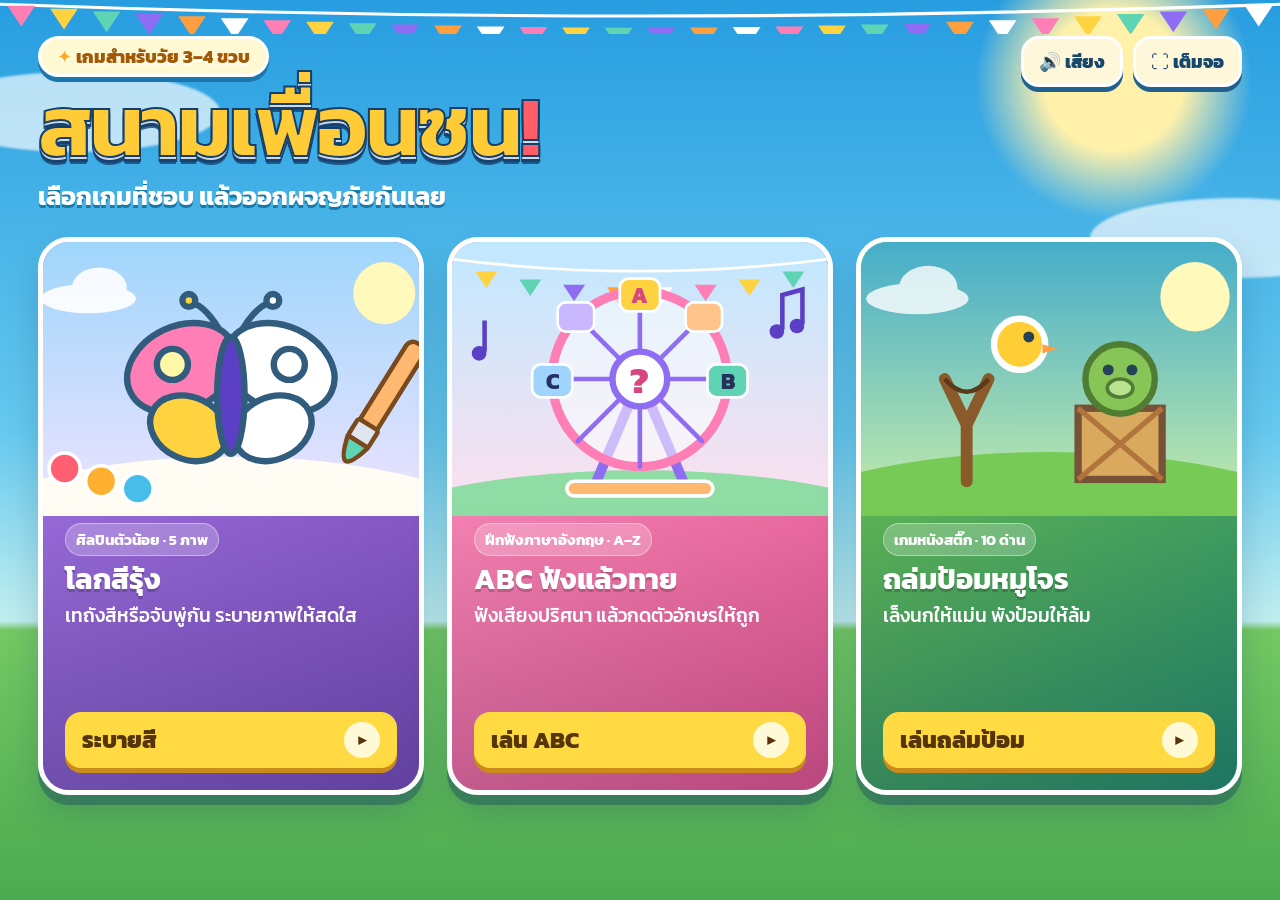
<file: index.html>
<!doctype html>
<html lang="th">
<head>
<meta charset="utf-8">
<meta name="viewport" content="width=device-width,initial-scale=1,viewport-fit=cover">
<meta name="theme-color" content="#2c9de3">
<meta name="description" content="สนามเพื่อนซน รวมเกมระบายสี ฟังเสียงทายตัวอักษร A–Z และเกมหนังสติ๊กสำหรับเด็ก">
<title>สนามเพื่อนซน · เกมสนุกสำหรับเด็ก</title>
<link rel="preconnect" href="https://fonts.googleapis.com">
<link rel="preconnect" href="https://fonts.gstatic.com" crossorigin>
<link href="https://fonts.googleapis.com/css2?family=Kanit:wght@400;500;600;700;800&display=swap" rel="stylesheet">
<style>
:root{font-family:Kanit,Tahoma,sans-serif;color:#153047;font-synthesis:none}
*{box-sizing:border-box}
html,body{margin:0;min-height:100%;width:100%;background:#6bc7ed}
button,a{font:inherit;-webkit-tap-highlight-color:transparent}
button{cursor:pointer}
button:focus-visible,a:focus-visible{outline:4px solid #fff;outline-offset:4px}
[hidden]{display:none!important}
.home{min-height:100vh;min-height:100svh;position:relative;overflow:hidden;
  background:radial-gradient(circle at 87% 9%,#fff1aa 0 5%,transparent 10%),linear-gradient(180deg,#279de0 0%,#66c9ef 48%,#c2eff0 69%,#74c963 70%,#4baa50 100%);
  padding:clamp(22px,4vh,40px) max(clamp(14px,3vw,40px),env(safe-area-inset-right)) clamp(20px,3vh,32px) max(clamp(14px,3vw,40px),env(safe-area-inset-left))}
.home:before,.home:after{content:"";position:absolute;width:290px;height:80px;border-radius:50%;background:rgba(255,255,255,.67);filter:blur(1px);pointer-events:none}
.home:before{top:8%;left:-70px}.home:after{top:22%;right:-100px}
.bunting{position:absolute;left:0;top:0;width:100%;height:34px;pointer-events:none}
.home-inner{position:relative;z-index:1;max-width:1320px;margin:auto}
.home-header{display:flex;align-items:center;justify-content:space-between;gap:24px;margin-bottom:clamp(14px,2.4vh,26px)}
.header-copy{text-shadow:0 3px 0 rgba(255,255,255,.8)}
.eyebrow{display:inline-block;background:#fff9d3;color:#a45a04;border:3px solid #fff;border-radius:999px;padding:4px 16px;font-size:clamp(14px,1.7vw,18px);font-weight:800;box-shadow:0 5px 0 #1c76ae}
.eyebrow-star{color:#fbaa21}
h1{margin:5px 0 0;font-size:clamp(42px,6.8vw,92px);line-height:1;letter-spacing:-.035em;color:#ffcc37;-webkit-text-stroke:2px #153f6b;filter:drop-shadow(0 5px 0 #154271)}
h1 span{color:#ff5e68}
.header-copy p{margin:8px 0 0;color:#fff;font-size:clamp(17px,2vw,25px);font-weight:700;text-shadow:0 3px 0 #1879a9}
.header-actions{display:flex;gap:10px;align-self:flex-start}
.icon-action{border:3px solid #fff;background:#fff7d9;color:#16476c;border-radius:18px;padding:9px 15px;box-shadow:0 5px 0 #21618f;font-weight:800;font-size:18px;white-space:nowrap}
.icon-action:active{transform:translateY(3px);box-shadow:0 2px 0 #21618f}
.games{display:grid;grid-template-columns:repeat(3,minmax(0,1fr));gap:clamp(12px,1.8vw,26px)}
.game-card{position:relative;display:flex;flex-direction:column;overflow:hidden;border:5px solid #fff;border-radius:31px;min-height:clamp(390px,62vh,580px);box-shadow:0 10px 0 rgba(19,66,97,.39),0 20px 35px rgba(19,66,97,.22);transition:transform .18s,box-shadow .18s}
.game-card:hover{transform:translateY(-5px);box-shadow:0 15px 0 rgba(19,66,97,.35),0 27px 38px rgba(19,66,97,.23)}
.color{background:linear-gradient(145deg,#a97bea,#7447b3)}
.abc{background:linear-gradient(145deg,#ff9ac6,#e0508a)}
.slingshot{background:linear-gradient(145deg,#79c84b,#238769)}
.card-art{display:block;width:100%;height:50%;min-height:190px}
.card-content{display:flex;flex:1;flex-direction:column;padding:clamp(15px,1.7vw,24px);color:#fff;background:linear-gradient(transparent,rgba(12,35,64,.18));margin-top:-14px}
.card-tag{align-self:flex-start;background:rgba(255,255,255,.22);border:1px solid rgba(255,255,255,.42);border-radius:999px;padding:4px 10px;color:#fff;font-size:clamp(13px,1.2vw,16px);font-weight:700}
.card-content h2{margin:7px 0 2px;font-size:clamp(22px,2.3vw,36px);line-height:1.13;text-shadow:0 3px 0 rgba(0,0,0,.19)}
.card-content p{font-size:clamp(15px,1.45vw,20px);line-height:1.35;margin:4px 0 18px;font-weight:500}
.card-play{display:flex;justify-content:space-between;align-items:center;width:100%;margin-top:auto;padding:10px 17px;border-radius:16px;background:#ffda43;box-shadow:0 5px 0 #ca8b1b;color:#57350b;text-decoration:none;font-weight:800;font-size:clamp(18px,1.8vw,25px)}
.card-play:active{transform:translateY(3px);box-shadow:0 2px 0 #ca8b1b}
.card-play span{display:grid;place-items:center;background:#fff9d7;width:36px;height:36px;border-radius:50%;font-size:15px}
@media(max-width:860px){.game-card{min-height:360px}.card-art{min-height:150px}}
@media(max-width:640px){
  .home-header{align-items:flex-start}.header-actions{flex-direction:column}.icon-action{font-size:15px;padding:7px 9px}.icon-action span{display:none}
  .games{gap:12px}.game-card{min-height:290px;border-width:3px;border-radius:20px}.card-art{height:42%;min-height:110px}
  .card-content{padding:11px}.card-tag{font-size:11px;padding:2px 7px}.card-content h2{font-size:20px}.card-content p{font-size:13px;margin:3px 0 10px}
  .card-play{font-size:15px;padding:7px 10px}.card-play span{width:26px;height:26px}
}
@media(max-width:640px) and (orientation:portrait){
  .games{grid-template-columns:1fr}
  .game-card{flex-direction:row;min-height:172px;height:172px}
  .card-art{width:38%;height:100%;min-height:0}
  .card-content{width:62%;margin-top:0}
  .card-content h2{font-size:19px}.card-content p{font-size:12.5px;line-height:1.25;margin-bottom:6px}.card-play{font-size:14px}.card-tag{font-size:10px}
}
@media(max-height:450px) and (orientation:landscape){
  .home{padding-top:14px}.home-header{margin-bottom:8px}.eyebrow{font-size:11px;padding:1px 8px}h1{font-size:40px}.header-copy p{font-size:14px;margin:1px 0}
  .game-card{min-height:250px}.card-art{min-height:100px;height:42%}.card-content{padding:9px}.card-tag{font-size:10px}
  .card-content h2{font-size:19px}.card-content p{font-size:12px;margin:2px 0 6px}.card-play{font-size:14px;padding:6px}.card-play span{width:23px;height:23px}
}
@media (prefers-reduced-motion:reduce){.game-card{transition:none}}
</style>
</head>
<body>
<main class="home">
  <svg class="bunting" viewBox="0 0 1200 34" preserveAspectRatio="xMidYMin slice" aria-hidden="true">
    <path d="M0 4 Q600 26 1200 4" fill="none" stroke="#fff" stroke-width="3"/>
    <g id="flags"></g>
  </svg>
  <div class="home-inner">
    <header class="home-header">
      <div class="header-copy">
        <div class="eyebrow"><span class="eyebrow-star">✦</span> เกมสำหรับวัย 3–4 ขวบ</div>
        <h1>สนามเพื่อนซน<span>!</span></h1>
        <p>เลือกเกมที่ชอบ แล้วออกผจญภัยกันเลย</p>
      </div>
      <div class="header-actions">
        <button id="soundToggle" class="icon-action" type="button" aria-label="ปิดเสียง">🔊 <span>เสียง</span></button>
        <button id="homeFullscreen" class="icon-action" type="button" aria-label="เต็มจอ">⛶ <span>เต็มจอ</span></button>
      </div>
    </header>

    <section class="games" aria-label="เลือกเกม">
      <article class="game-card color">
        <svg class="card-art" viewBox="0 0 480 300" preserveAspectRatio="xMidYMid slice" aria-hidden="true">
          <defs><linearGradient id="skyC" x1="0" y1="0" x2="0" y2="1"><stop offset="0" stop-color="#9fd6fb"/><stop offset="1" stop-color="#efe3ff"/></linearGradient></defs>
          <rect width="480" height="300" fill="url(#skyC)"/>
          <circle cx="408" cy="56" r="34" fill="#fff9bc"/>
          <g fill="#fff" opacity=".9"><ellipse cx="84" cy="62" rx="52" ry="16"/><ellipse cx="96" cy="50" rx="30" ry="22"/></g>
          <ellipse cx="240" cy="345" rx="330" ry="110" fill="#fffdf3"/>
          <g stroke="#315c7d" stroke-width="7" stroke-linejoin="round" stroke-linecap="round">
            <path d="M232 104 Q214 70 196 66 M248 104 Q266 70 284 66" fill="none"/>
            <circle cx="194" cy="64" r="7" fill="#ffd23f"/><circle cx="286" cy="64" r="7" fill="#fff"/>
            <ellipse cx="186" cy="138" rx="62" ry="46" transform="rotate(-25 186 138)" fill="#ff7eb6"/>
            <ellipse cx="194" cy="204" rx="44" ry="34" transform="rotate(25 194 204)" fill="#ffd23f"/>
            <ellipse cx="294" cy="138" rx="62" ry="46" transform="rotate(25 294 138)" fill="#fff"/>
            <ellipse cx="286" cy="204" rx="44" ry="34" transform="rotate(-25 286 204)" fill="#fff"/>
            <circle cx="176" cy="134" r="17" fill="#fff6a8"/><circle cx="304" cy="134" r="17" fill="#fff"/>
            <ellipse cx="240" cy="168" rx="15" ry="64" fill="#5b3fc4"/>
          </g>
          <g transform="rotate(32 392 196)">
            <rect x="382" y="96" width="22" height="112" rx="9" fill="#ffb870" stroke="#7a4a1f" stroke-width="5"/>
            <rect x="380" y="200" width="26" height="22" rx="3" fill="#dfe6ee" stroke="#7a4a1f" stroke-width="5"/>
            <path d="M380 222 Q393 272 406 222 Z" fill="#5fd4b5" stroke="#7a4a1f" stroke-width="5" stroke-linejoin="round"/>
          </g>
          <g stroke="#fff" stroke-width="4"><circle cx="58" cy="248" r="17" fill="#ff5f71"/><circle cx="98" cy="262" r="17" fill="#ffb02e"/><circle cx="138" cy="270" r="17" fill="#47beea"/></g>
        </svg>
        <div class="card-content">
          <span class="card-tag">ศิลปินตัวน้อย · 5 ภาพ</span>
          <h2>โลกสีรุ้ง</h2>
          <p>เทถังสีหรือจับพู่กัน ระบายภาพให้สดใส</p>
          <a class="card-play" href="coloring.html">ระบายสี <span aria-hidden="true">▶</span></a>
        </div>
      </article>

      <article class="game-card abc">
        <svg class="card-art" viewBox="0 0 480 300" preserveAspectRatio="xMidYMid slice" aria-hidden="true">
          <defs><linearGradient id="skyA" x1="0" y1="0" x2="0" y2="1"><stop offset="0" stop-color="#bfe8ff"/><stop offset="1" stop-color="#ffe0ee"/></linearGradient></defs>
          <rect width="480" height="300" fill="url(#skyA)"/>
          <path d="M0 14 Q240 50 480 14" fill="none" stroke="#fff" stroke-width="3"/>
          <g id="cardFlags"></g>
          <ellipse cx="240" cy="330" rx="320" ry="80" fill="#8fdca5"/>
          <path d="M240 150 L190 268 M240 150 L290 268" stroke="#8f6cf4" stroke-width="11" stroke-linecap="round"/>
          <rect x="160" y="262" width="160" height="16" rx="8" fill="#ffb870" stroke="#fff" stroke-width="4"/>
          <circle cx="240" cy="150" r="96" fill="rgba(255,255,255,.55)" stroke="#ff7eb6" stroke-width="10"/>
          <g stroke="#8f6cf4" stroke-width="5" stroke-linecap="round">
            <path d="M240 150 L336 150 M240 150 L144 150 M240 150 L240 54 M240 150 L240 246 M240 150 L308 82 M240 150 L172 218 M240 150 L172 82 M240 150 L308 218"/>
          </g>
          <g font-family="Kanit,Tahoma,sans-serif" font-weight="800" font-size="24" text-anchor="middle" stroke="#fff" stroke-width="3">
            <rect x="218" y="40" width="44" height="36" rx="10" fill="#ffd23f"/><text x="240" y="67" fill="#d9467f" stroke="none">A</text>
            <rect x="314" y="134" width="44" height="36" rx="10" fill="#5fd4b5"/><text x="336" y="161" fill="#27305a" stroke="none">B</text>
            <rect x="122" y="134" width="44" height="36" rx="10" fill="#9fd4ff"/><text x="144" y="161" fill="#27305a" stroke="none">C</text>
            <rect x="150" y="66" width="40" height="32" rx="9" fill="#c9b8ff"/>
            <rect x="290" y="66" width="40" height="32" rx="9" fill="#ffc48a"/>
          </g>
          <circle cx="240" cy="150" r="30" fill="#fff" stroke="#8f6cf4" stroke-width="7"/>
          <text x="240" y="165" text-anchor="middle" font-family="Kanit,Tahoma,sans-serif" font-size="40" font-weight="800" fill="#d9467f">?</text>
          <g fill="#5b3fc4"><path d="M396 96 v-38 l22 -6 v38" stroke="#5b3fc4" stroke-width="5" fill="none"/><circle cx="390" cy="98" r="8"/><circle cx="412" cy="92" r="8"/><path d="M70 120 v-34" stroke="#5b3fc4" stroke-width="5"/><circle cx="64" cy="122" r="8"/></g>
        </svg>
        <div class="card-content">
          <span class="card-tag">ฝึกฟังภาษาอังกฤษ · A–Z</span>
          <h2>ABC ฟังแล้วทาย</h2>
          <p>ฟังเสียงปริศนา แล้วกดตัวอักษรให้ถูก</p>
          <a class="card-play" href="abc.html">เล่น ABC <span aria-hidden="true">▶</span></a>
        </div>
      </article>

      <article class="game-card slingshot">
        <svg class="card-art" viewBox="0 0 480 300" preserveAspectRatio="xMidYMid slice" aria-hidden="true">
          <defs><linearGradient id="skyS" x1="0" y1="0" x2="0" y2="1"><stop offset="0" stop-color="#45adca"/><stop offset="1" stop-color="#c8edaa"/></linearGradient></defs>
          <rect width="480" height="300" fill="url(#skyS)"/>
          <circle cx="400" cy="60" r="38" fill="#fff9bc"/>
          <g fill="#fff" opacity=".8"><ellipse cx="96" cy="62" rx="56" ry="17"/><ellipse cx="108" cy="50" rx="32" ry="24"/></g>
          <ellipse cx="240" cy="330" rx="330" ry="100" fill="#77ca55"/>
          <path d="M150 262 L150 196 M150 200 L126 150 M150 200 L174 150" stroke="#8a5a2b" stroke-width="13" stroke-linecap="round" fill="none"/>
          <path d="M126 150 Q150 178 174 150" stroke="#5a3a1a" stroke-width="5" fill="none"/>
          <circle cx="208" cy="112" r="28" fill="#ffce37" stroke="#fff" stroke-width="7"/>
          <circle cx="218" cy="104" r="6" fill="#254257"/><path d="M233 112 l16 5 l-16 5 z" fill="#ff9f40"/>
          <rect x="272" y="182" width="92" height="78" fill="#d9aa5e" stroke="#775238" stroke-width="8"/>
          <path d="M272 182 L364 260 M364 182 L272 260" stroke="#b1743d" stroke-width="6"/>
          <circle cx="318" cy="150" r="38" fill="#87c557" stroke="#4f7d33" stroke-width="7"/>
          <g fill="#254257"><circle cx="305" cy="140" r="6"/><circle cx="331" cy="140" r="6"/></g>
          <ellipse cx="318" cy="160" rx="14" ry="10" fill="#b8e28f" stroke="#4f7d33" stroke-width="4"/>
        </svg>
        <div class="card-content">
          <span class="card-tag">เกมหนังสติ๊ก · 10 ด่าน</span>
          <h2>ถล่มป้อมหมูโจร</h2>
          <p>เล็งนกให้แม่น พังป้อมให้ล้ม</p>
          <a class="card-play" href="slingshot.html">เล่นถล่มป้อม <span aria-hidden="true">▶</span></a>
        </div>
      </article>
    </section>
  </div>
</main>
<script>
(() => {
  'use strict';
  const SOUND_KEY = 'playground-sound';
  const NS = 'http://www.w3.org/2000/svg';
  const cols = ['#ff7eb6', '#ffd23f', '#5fd4b5', '#8f6cf4', '#ff9f40', '#ffffff'];

  // ธงประดับแบบสวนสนุก (ด้านบนหน้า และในการ์ด ABC)
  function flags(g, count, width, top, sag, size) {
    for (let i = 0; i < count; i++) {
      const x = (i + 0.5) * width / count, t = x / width, y = top + sag * 4 * t * (1 - t);
      const p = document.createElementNS(NS, 'path');
      p.setAttribute('d', `M${x - size} ${y} L${x + size} ${y} L${x} ${y + size * 1.5} Z`);
      p.setAttribute('fill', cols[i % cols.length]);
      g.appendChild(p);
    }
  }
  flags(document.getElementById('flags'), 30, 1200, 4, 22, 13);
  flags(document.getElementById('cardFlags'), 10, 480, 14, 36, 12);

  // เสียง: บันทึกค่าไว้ให้เกมระบายสีและเกม ABC ใช้ร่วมกัน
  let soundOn = true, audio = null;
  try { soundOn = localStorage.getItem(SOUND_KEY) !== '0'; } catch (_) {}
  const btn = document.getElementById('soundToggle');
  const paint = () => {
    btn.innerHTML = soundOn ? '🔊 <span>เสียง</span>' : '🔇 <span>ปิดเสียง</span>';
    btn.setAttribute('aria-label', soundOn ? 'ปิดเสียง' : 'เปิดเสียง');
  };
  const beep = f => {
    if (!soundOn) return;
    try {
      audio = audio || new (window.AudioContext || window.webkitAudioContext)();
      const o = audio.createOscillator(), g = audio.createGain(), t = audio.currentTime;
      o.frequency.value = f; g.gain.setValueAtTime(0.08, t); g.gain.exponentialRampToValueAtTime(0.001, t + 0.15);
      o.connect(g); g.connect(audio.destination); o.start(t); o.stop(t + 0.16);
    } catch (_) {}
  };
  btn.addEventListener('click', () => {
    soundOn = !soundOn; paint(); beep(660);
    try { localStorage.setItem(SOUND_KEY, soundOn ? '1' : '0'); } catch (_) {}
  });
  paint();

  const fs = document.getElementById('homeFullscreen'), root = document.documentElement;
  if (!(root.requestFullscreen || root.webkitRequestFullscreen)) fs.hidden = true;
  fs.addEventListener('click', () => {
    const inFs = document.fullscreenElement || document.webkitFullscreenElement;
    if (inFs) (document.exitFullscreen || document.webkitExitFullscreen).call(document);
    else { const r = (root.requestFullscreen || root.webkitRequestFullscreen).call(root); if (r && r.catch) r.catch(() => {}); }
  });
})();
</script>
</body>
</html>
</file>
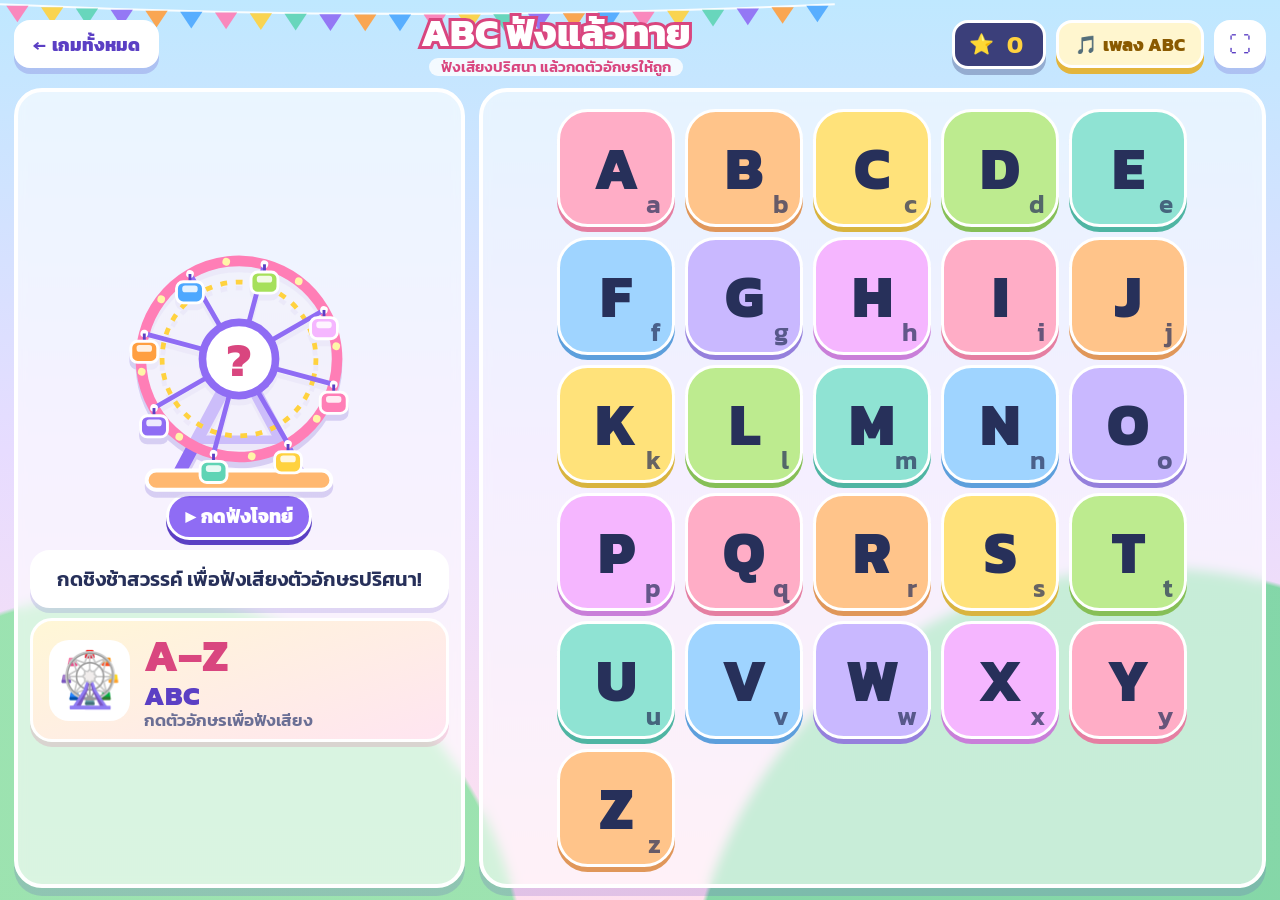
<file: abc.html>
<!doctype html>
<html lang="th">
<head>
<meta charset="utf-8">
<meta name="viewport" content="width=device-width,initial-scale=1,viewport-fit=cover">
<meta name="theme-color" content="#ff8fb8">
<meta name="description" content="ABC ฟังแล้วทาย เกมฟังเสียงตัวอักษรภาษาอังกฤษ A–Z สำหรับเด็ก">
<title>ABC ฟังแล้วทาย · เกมตัวอักษร A–Z</title>
<link rel="preconnect" href="https://fonts.googleapis.com">
<link rel="preconnect" href="https://fonts.gstatic.com" crossorigin>
<link href="https://fonts.googleapis.com/css2?family=Kanit:wght@400;600;800&display=swap" rel="stylesheet">
<style>
/* ============================================================
   ABC ฟังแล้วทาย · ธีมสวนสนุก (ไฟล์เดียวจบ)
   เสียงอ่าน: Web Speech API (en-US) · ดนตรี: Web Audio API
   ============================================================ */
:root{
  --ink:#27305a; --pink:#ff7eb6; --pink-d:#d9467f; --purple:#8f6cf4; --purple-d:#5b3fc4;
  --yellow:#ffd23f; --mint:#5fd4b5; --red:#ff5a5f; --green:#2dbe6c; --beat:.52s;
  --emoji:"Apple Color Emoji","Segoe UI Emoji","Noto Color Emoji",sans-serif;
  font-family:Kanit,Tahoma,sans-serif; color:var(--ink); font-synthesis:none;
}
*{box-sizing:border-box}
html,body{margin:0;height:100%;overflow:hidden}
body{
  background:
    radial-gradient(circle at 10% 110%,rgba(146,227,169,.9) 0 26%,transparent 26.3%),
    radial-gradient(circle at 90% 115%,rgba(120,214,160,.9) 0 30%,transparent 30.3%),
    linear-gradient(180deg,#bfe8ff 0%,#e7dcff 50%,#ffe0ee 100%);
  -webkit-user-select:none;user-select:none;overscroll-behavior:none;-webkit-touch-callout:none;
}
button,a{font:inherit;color:inherit;-webkit-tap-highlight-color:transparent}
button{cursor:pointer}
button:focus-visible,a:focus-visible{outline:4px solid #fff;outline-offset:3px}
[hidden]{display:none!important}
.bunting{position:fixed;left:0;right:0;top:0;height:32px;pointer-events:none;z-index:0;opacity:.9}
.t-short{display:none}

.app{position:relative;z-index:1;height:100vh;height:100dvh;display:flex;flex-direction:column;gap:12px;
  padding:max(12px,env(safe-area-inset-top)) max(14px,env(safe-area-inset-right)) max(12px,env(safe-area-inset-bottom)) max(14px,env(safe-area-inset-left))}
.topbar{display:flex;align-items:center;gap:10px}
.btn{display:inline-flex;align-items:center;justify-content:center;gap:6px;min-height:48px;padding:6px 16px;border:3px solid #fff;border-radius:16px;background:#fff;color:var(--purple-d);font-weight:800;font-size:18px;box-shadow:0 6px 0 rgba(91,63,196,.22);text-decoration:none;white-space:nowrap;transition:transform .12s}
.btn:active{transform:translateY(3px)}
.btn.icon{width:52px;padding:0;font-size:22px}
.btn.music{background:#fff6cf;color:#8a5a00;box-shadow:0 6px 0 #e3b53c}
.btn.music[aria-pressed=true]{background:linear-gradient(160deg,#ff9ac6,#ff6fa8);color:#fff;box-shadow:0 6px 0 var(--pink-d)}
.btn.music[aria-pressed=true] .note{display:inline-block;animation:bob var(--beat) ease-in-out infinite alternate}
.title{flex:1;min-width:0;display:flex;flex-direction:column;align-items:center;text-align:center;line-height:1.1}
.title strong{font-size:clamp(24px,3vw,38px);font-weight:800;color:#fff;-webkit-text-stroke:6px var(--pink-d);paint-order:stroke fill}
.title > span{margin-top:4px;font-size:15px;font-weight:600;color:var(--pink-d);background:rgba(255,255,255,.8);border-radius:999px;padding:1px 12px;white-space:nowrap;overflow:hidden;text-overflow:ellipsis;max-width:100%}
.score{display:flex;align-items:center;gap:6px;min-height:48px;padding:4px 14px;border:3px solid #fff;border-radius:16px;background:#3b3f7a;color:#fff;font-weight:800;font-size:20px;box-shadow:0 6px 0 rgba(59,63,122,.35)}
.score b{color:var(--yellow);font-size:24px;min-width:1.2em;text-align:center}
.score.pop{animation:pop .5s}

.main{flex:1;min-height:0;display:grid;grid-template-columns:minmax(260px,36%) minmax(0,1fr);gap:14px}
.stage{min-height:0;display:flex;flex-direction:column;align-items:center;justify-content:center;gap:10px;padding:12px;border:4px solid #fff;border-radius:28px;background:rgba(255,255,255,.62);-webkit-backdrop-filter:blur(6px);backdrop-filter:blur(6px);box-shadow:0 8px 0 rgba(91,63,196,.18)}
.info{display:flex;flex-direction:column;align-items:stretch;gap:10px;width:100%;min-width:0}
.wheel-btn{position:relative;flex:none;display:flex;flex-direction:column;align-items:center;gap:4px;padding:0;border:0;background:none}
.wheel-btn svg{display:block;width:clamp(120px,30vh,250px);height:auto;filter:drop-shadow(0 6px 0 rgba(91,63,196,.2))}
.wheel-btn:active svg{transform:scale(.97)}
.wheel-cap{margin-top:-6px;padding:6px 16px;border:3px solid #fff;border-radius:999px;background:var(--purple);color:#fff;font-weight:800;font-size:clamp(15px,1.6vw,19px);box-shadow:0 5px 0 var(--purple-d);white-space:nowrap}
.wheel-btn.ask .wheel-cap{animation:nudge 1.4s ease-in-out infinite}
.bubble{position:relative;padding:10px 16px;border:3px solid #fff;border-radius:20px;background:#fff;font-weight:600;font-size:clamp(15px,1.7vw,20px);line-height:1.35;text-align:center;box-shadow:0 5px 0 rgba(91,63,196,.16);min-height:2.9em;display:grid;place-items:center}
.bubble.good{background:#e3ffe9;color:#16733a}
.bubble.bad{background:#ffe6e6;color:#c02f35}
.bubble.bad strong{font-size:1.2em}
.card{display:flex;align-items:center;gap:14px;padding:10px 16px;border:3px solid #fff;border-radius:22px;background:linear-gradient(160deg,#fff7d6,#ffe5f1);box-shadow:0 5px 0 rgba(217,70,127,.18)}
.card.flip{animation:flip .45s}
.card-pic{flex:none;width:clamp(64px,9vh,96px);aspect-ratio:1;display:grid;place-items:center;border-radius:20px;background:#fff;font-family:var(--emoji);font-size:clamp(40px,6vh,64px);line-height:1}
.card-pic svg{width:85%;height:auto}
.card-text{min-width:0;display:flex;flex-direction:column;line-height:1.1}
.card-letter{font-size:clamp(30px,5vh,48px);font-weight:800;color:var(--pink-d)}
.card-word{font-size:clamp(20px,3vh,28px);font-weight:800;color:var(--purple-d)}
.card-th{font-size:clamp(14px,2vh,17px);font-weight:600;color:#6b6f95}
.next{width:100%;height:12px;border-radius:99px;background:rgba(91,63,196,.15);overflow:hidden}
.next i{display:block;height:100%;width:0;border-radius:99px;background:linear-gradient(90deg,var(--mint),var(--green))}

.keys-wrap{min-width:0;min-height:0;position:relative;padding:12px;border:4px solid #fff;border-radius:28px;background:rgba(255,255,255,.55);-webkit-backdrop-filter:blur(6px);backdrop-filter:blur(6px);box-shadow:0 8px 0 rgba(91,63,196,.18);display:grid}
.keys{display:grid;gap:10px;justify-content:center;align-content:center;--k:80px}
.key{position:relative;display:grid;place-items:center;width:var(--k);height:var(--k);padding:0;border:3px solid #fff;border-radius:calc(var(--k) * .26);background:var(--bg);color:var(--ink);box-shadow:0 5px 0 var(--sh);font-weight:800;font-size:calc(var(--k) * .5);line-height:1;transition:background .2s,transform .12s}
.key .low{position:absolute;right:calc(var(--k) * .1);bottom:calc(var(--k) * .06);font-size:calc(var(--k) * .22);font-weight:600;opacity:.7}
.key:active{transform:translateY(3px) scale(.97);box-shadow:0 2px 0 var(--sh)}
.key.wrong{background:var(--red);color:#fff;box-shadow:0 5px 0 #b3262b;animation:shake .45s}
.key.right{background:var(--green);color:#fff;box-shadow:0 5px 0 #1b8747;animation:pop .6s}
.key.hint{animation:glow 1s ease-in-out infinite}
.key.sing{box-shadow:0 0 0 5px #fff,0 0 26px 10px #ffe066;z-index:2}
body.dancing .key{animation:dance var(--beat) ease-in-out infinite alternate;animation-delay:calc(var(--i) * -.09s)}
body.dancing .key.wrong{animation:shake .45s}
body.dancing .key.right{animation:pop .6s}
.locked .key{pointer-events:none}

.notice{position:fixed;left:50%;top:max(12px,env(safe-area-inset-top));transform:translateX(-50%);z-index:30;width:min(560px,calc(100% - 24px));padding:10px 16px;border:3px solid #fff;border-radius:18px;background:#fff3c4;color:#6a4a00;font-weight:600;font-size:15px;text-align:center;box-shadow:0 6px 0 rgba(0,0,0,.12)}
.notice button{margin-left:8px;border:0;border-radius:10px;background:#8a5a00;color:#fff;padding:3px 10px;font-weight:700}
.confetti{position:fixed;left:0;top:0;width:12px;height:12px;border-radius:3px;pointer-events:none;z-index:40}

@keyframes dance{0%{transform:translateY(2px) rotate(-4deg) scale(.98)}100%{transform:translateY(-8px) rotate(4deg) scale(1.03)}}
@keyframes shake{0%,100%{transform:translateX(0)}20%{transform:translateX(-8px) rotate(-4deg)}40%{transform:translateX(8px) rotate(4deg)}60%{transform:translateX(-6px)}80%{transform:translateX(5px)}}
@keyframes pop{0%{transform:scale(1)}40%{transform:scale(1.22)}100%{transform:scale(1)}}
@keyframes glow{0%,100%{box-shadow:0 5px 0 var(--sh),0 0 0 0 rgba(255,210,63,.9)}50%{box-shadow:0 5px 0 var(--sh),0 0 0 10px rgba(255,210,63,.35)}}
@keyframes nudge{0%,100%{transform:scale(1)}50%{transform:scale(1.07)}}
@keyframes flip{0%{transform:rotateX(80deg);opacity:.2}100%{transform:none;opacity:1}}
@keyframes bob{from{transform:translateY(1px) rotate(-10deg)}to{transform:translateY(-3px) rotate(10deg)}}

/* ---------- จอแนวตั้ง ---------- */
@media (orientation:portrait){
  .main{grid-template-columns:minmax(0,1fr);grid-template-rows:auto minmax(0,1fr);gap:12px}
  .stage{flex-direction:row;align-items:center;padding:10px}
  .wheel-btn svg{width:clamp(110px,30vw,230px)}
  .info{flex:1}
}
@media (max-width:640px){
  .btn span:not(.note),.title > span{display:none}
  .btn{min-height:44px;padding:4px 10px}
  .btn.icon{width:44px}
  .score{min-height:44px;padding:2px 10px;font-size:17px}.score b{font-size:20px}
  .title strong{font-size:22px;-webkit-text-stroke-width:5px}
  .bubble{font-size:14px;padding:8px 10px}
  .card{padding:6px 10px;gap:10px}
  .keys{gap:7px}
}
/* ---------- จอแนวนอนเตี้ย ---------- */
@media (orientation:landscape) and (max-height:520px){
  .app{gap:8px;padding-top:max(6px,env(safe-area-inset-top));padding-bottom:max(6px,env(safe-area-inset-bottom))}
  .btn,.score{min-height:40px;font-size:15px;padding:3px 10px;border-width:2px}
  .btn span:not(.note),.title > span{display:none}
  .btn.icon{width:42px}
  .bunting{height:22px}
  .title strong{font-size:22px;-webkit-text-stroke-width:5px}
  .main{grid-template-columns:minmax(220px,34%) minmax(0,1fr);gap:8px}
  .stage{gap:6px;padding:6px;border-width:3px;border-radius:20px}
  .wheel-btn svg{width:clamp(90px,28vh,150px)}
  .wheel-cap{font-size:13px;padding:3px 10px}
  .bubble{font-size:13px;padding:5px 8px;min-height:0}
  .card{padding:4px 8px;gap:8px}
  .card-pic{width:52px;font-size:34px;border-radius:14px}
  .card-letter{font-size:24px}.card-word{font-size:17px}.card-th{font-size:12px}
  .keys-wrap{padding:6px;border-width:3px;border-radius:20px}
  .keys{gap:6px}
}
@media (max-width:480px){.t-long{display:none}.t-short{display:inline}}
@media (prefers-reduced-motion:reduce){body.dancing .key{animation:none}.wheel-btn.ask .wheel-cap{animation:none}}
</style>
</head>
<body>
<svg class="bunting" viewBox="0 0 1200 46" preserveAspectRatio="xMidYMin slice" aria-hidden="true">
  <path d="M0 6 Q600 34 1200 6" fill="none" stroke="#fff" stroke-width="3"/>
  <g id="flags"></g>
</svg>

<div class="app">
  <header class="topbar">
    <a class="btn" href="index.html" aria-label="กลับหน้ารวมเกม">←<span> เกมทั้งหมด</span></a>
    <div class="title"><strong><span class="t-long">ABC ฟังแล้วทาย</span><span class="t-short">ABC 🎡</span></strong><span>ฟังเสียงปริศนา แล้วกดตัวอักษรให้ถูก</span></div>
    <div class="score" aria-live="polite" title="คะแนน">⭐ <b id="score">0</b></div>
    <button type="button" class="btn music" id="musicBtn" aria-pressed="false" aria-label="เปิดเพลง ABC"><span class="note">🎵</span><span> เพลง ABC</span></button>
    <button type="button" class="btn icon" id="fsBtn" aria-label="เต็มจอ">⛶</button>
  </header>

  <main class="main">
    <section class="stage" aria-label="โจทย์">
      <button type="button" class="wheel-btn ask" id="wheelBtn" aria-label="กดเพื่อฟังตัวอักษรปริศนา">
        <svg viewBox="0 0 260 272" aria-hidden="true">
          <path d="M130 132 L66 252 M130 132 L194 252" stroke="#8f6cf4" stroke-width="13" stroke-linecap="round" fill="none"/>
          <path d="M92 214 L168 214" stroke="#8f6cf4" stroke-width="9" stroke-linecap="round"/>
          <rect x="34" y="246" width="192" height="20" rx="10" fill="#ffb870" stroke="#fff" stroke-width="4"/>
          <g id="wheelRot">
            <circle cx="130" cy="130" r="102" fill="rgba(255,255,255,.55)" stroke="#ff7eb6" stroke-width="11"/>
            <circle cx="130" cy="130" r="80" fill="none" stroke="#ffd23f" stroke-width="5" stroke-dasharray="7 9"/>
            <g id="spokes" stroke="#8f6cf4" stroke-width="5" stroke-linecap="round"></g>
            <g id="bulbs"></g>
          </g>
          <g id="cabins"></g>
          <circle cx="130" cy="130" r="38" fill="#fff" stroke="#8f6cf4" stroke-width="8"/>
          <text id="hubText" x="130" y="148" text-anchor="middle" font-family="Kanit,Tahoma,sans-serif" font-size="50" font-weight="800" fill="#d9467f">?</text>
        </svg>
        <span class="wheel-cap" id="wheelCap">▶ กดฟังโจทย์</span>
      </button>
      <div class="info">
        <div class="bubble" id="status" aria-live="polite">กดชิงช้าสวรรค์ เพื่อฟังเสียงตัวอักษรปริศนา!</div>
        <div class="card" id="card">
          <div class="card-pic" id="cardPic">🎡</div>
          <div class="card-text">
            <div class="card-letter" id="cardLetter">A–Z</div>
            <div class="card-word" id="cardWord">ABC</div>
            <div class="card-th" id="cardTh">กดตัวอักษรเพื่อฟังเสียง</div>
          </div>
        </div>
        <div class="next" id="next" hidden><i id="nextBar"></i></div>
      </div>
    </section>
    <section class="keys-wrap" aria-label="แป้นตัวอักษร A ถึง Z">
      <div class="keys" id="keys"></div>
    </section>
  </main>
</div>

<div class="notice" id="notice" hidden role="status"></div>

<script>
(() => {
  'use strict';

  /* ============================================================
     1) ข้อมูลคำศัพท์ A–Z (Phonics)
     ============================================================ */
  const XYLO = '<svg viewBox="0 0 120 90" aria-hidden="true"><g transform="rotate(-10 60 45)"><rect x="8" y="30" width="104" height="8" rx="4" fill="#8a5a2b"/><rect x="8" y="62" width="104" height="8" rx="4" fill="#8a5a2b"/><rect x="12" y="14" width="13" height="72" rx="4" fill="#ff5a5f"/><rect x="29" y="18" width="13" height="64" rx="4" fill="#ff9f40"/><rect x="46" y="22" width="13" height="56" rx="4" fill="#ffd23f"/><rect x="63" y="26" width="13" height="48" rx="4" fill="#2dbe6c"/><rect x="80" y="30" width="13" height="40" rx="4" fill="#4da8ff"/><rect x="97" y="34" width="13" height="32" rx="4" fill="#9b5de5"/></g><path d="M20 84 L58 60" stroke="#6b4a2b" stroke-width="4" stroke-linecap="round"/><circle cx="60" cy="58" r="7" fill="#ff7eb6"/></svg>';
  const WORDS = {
    A: ['Apple', '🍎', 'แอปเปิล'], B: ['Banana', '🍌', 'กล้วย'], C: ['Cat', '🐱', 'แมว'], D: ['Dog', '🐶', 'สุนัข'],
    E: ['Elephant', '🐘', 'ช้าง'], F: ['Fish', '🐟', 'ปลา'], G: ['Grapes', '🍇', 'องุ่น'], H: ['Hat', '🎩', 'หมวก'],
    I: ['Ice cream', '🍦', 'ไอศกรีม'], J: ['Juice', '🧃', 'น้ำผลไม้'], K: ['Kite', '🪁', 'ว่าว'], L: ['Lion', '🦁', 'สิงโต'],
    M: ['Monkey', '🐵', 'ลิง'], N: ['Nose', '👃', 'จมูก'], O: ['Orange', '🍊', 'ส้ม'], P: ['Pig', '🐷', 'หมู'],
    Q: ['Queen', '👸', 'ราชินี'], R: ['Rabbit', '🐰', 'กระต่าย'], S: ['Sun', '☀️', 'ดวงอาทิตย์'], T: ['Tree', '🌳', 'ต้นไม้'],
    U: ['Umbrella', '☂️', 'ร่ม'], V: ['Violin', '🎻', 'ไวโอลิน'], W: ['Whale', '🐳', 'ปลาวาฬ'], X: ['Xylophone', XYLO, 'ระนาดฝรั่ง'],
    Y: ['Yo-yo', '🪀', 'โยโย่'], Z: ['Zebra', '🦓', 'ม้าลาย']
  };
  const LETTERS = Object.keys(WORDS);
  const KEY_COLORS = [['#ffadc6', '#e57fa2'], ['#ffc48a', '#e0975a'], ['#ffe27a', '#d9b43f'], ['#bdeb8f', '#86bf57'], ['#8fe3d3', '#4fb5a3'], ['#9fd4ff', '#5d9fdc'], ['#c9b8ff', '#9580dc'], ['#f5b6ff', '#c97fd9']];
  const SOUND_KEY = 'playground-sound', BEST_KEY = 'abc-quiz-best';
  const $ = id => document.getElementById(id);

  /* ============================================================
     2) เสียงอ่านภาษาอังกฤษ (Web Speech API)
     ============================================================ */
  const Voice = {
    ok: 'speechSynthesis' in window && typeof window.SpeechSynthesisUtterance === 'function',
    voice: null, live: [],
    pick() {
      if (!this.ok) return;
      const all = speechSynthesis.getVoices();
      if (!all.length) return;
      const us = all.filter(v => /^en[-_]US/i.test(v.lang));
      const pref = ['Google US English', 'Samantha', 'Aria', 'Jenny', 'Ava', 'Allison', 'Zira'];
      this.voice = pref.map(n => us.find(v => v.name.includes(n))).find(Boolean) || us.find(v => v.localService) || us[0] || all.find(v => /^en/i.test(v.lang)) || null;
    },
    hasEnglish() { return this.ok && speechSynthesis.getVoices().some(v => /^en/i.test(v.lang)); },
    // คืนค่า Promise ที่จบเมื่ออ่านเสร็จ (มีเวลาสำรองกันเบราว์เซอร์ไม่ส่ง onend)
    say(text, { queue = false, rate = 0.85, pitch = 1.15 } = {}) {
      return new Promise(resolve => {
        if (!this.ok) { setTimeout(resolve, 600); return; }
        if (!queue) { speechSynthesis.cancel(); }
        if (speechSynthesis.paused) speechSynthesis.resume();
        const u = new SpeechSynthesisUtterance(text);
        u.lang = 'en-US'; if (this.voice) u.voice = this.voice;
        u.rate = rate; u.pitch = pitch; u.volume = 1;
        let done = false;
        const finish = () => {
          if (done) return; done = true; clearTimeout(timer);
          this.live = this.live.filter(x => x !== u);
          if (!speechSynthesis.speaking && !speechSynthesis.pending) Music.duck(false);
          resolve();
        };
        const timer = setTimeout(finish, 1800 + text.length * 140);
        u.onend = finish; u.onerror = finish;
        this.live.push(u);
        Music.duck(true);
        speechSynthesis.speak(u);
      });
    }
  };
  if (Voice.ok) {
    Voice.pick();
    speechSynthesis.addEventListener ? speechSynthesis.addEventListener('voiceschanged', () => Voice.pick()) : (speechSynthesis.onvoiceschanged = () => Voice.pick());
  }

  /* ============================================================
     3) ดนตรีเพลง ABC แบบกล่องดนตรีสวนสนุก (Web Audio API)
     ============================================================ */
  const HZ = { C3: 130.81, F3: 174.61, G3: 196.0, B3: 246.94, C4: 261.63, D4: 293.66, E4: 329.63, F4: 349.23, G4: 392.0, A4: 440.0, B4: 493.88, C5: 523.25, D5: 587.33, E5: 659.25, F5: 698.46, G5: 783.99, A5: 880.0 };
  // [โน้ต, จำนวนจังหวะ, ตัวอักษรที่ร้อง]
  const SONG = [
    ['C5', 1, 'A'], ['C5', 1, 'B'], ['G5', 1, 'C'], ['G5', 1, 'D'], ['A5', 1, 'E'], ['A5', 1, 'F'], ['G5', 2, 'G'],
    ['F5', 1, 'H'], ['F5', 1, 'I'], ['E5', 1, 'J'], ['E5', 1, 'K'], ['D5', 0.5, 'L'], ['D5', 0.5, 'M'], ['D5', 0.5, 'N'], ['D5', 0.5, 'O'], ['C5', 2, 'P'],
    ['G5', 1, 'Q'], ['G5', 1, 'R'], ['F5', 2, 'S'], ['E5', 1, 'T'], ['E5', 1, 'U'], ['D5', 2, 'V'],
    ['G5', 1, 'W'], ['G5', 1, 'W'], ['F5', 1, 'W'], ['F5', 1, 'X'], ['E5', 1, 'Y'], ['E5', 1, ''], ['D5', 2, 'Z'],
    ['C5', 1], ['C5', 1], ['G5', 1], ['G5', 1], ['A5', 1], ['A5', 1], ['G5', 2],
    ['F5', 1], ['F5', 1], ['E5', 1], ['E5', 1], ['D5', 1], ['D5', 1], ['C5', 2]
  ];
  const CHORD = { C: ['C3', ['E4', 'G4', 'C5']], F: ['F3', ['F4', 'A4', 'C5']], G: ['G3', ['D4', 'G4', 'B4']] };
  const HARMONY = 'CCFC FCGC CFCG CFCG CCFC FCGC'.replace(/ /g, '').split('');   // ทีละ 2 จังหวะ

  const Music = {
    ctx: null, master: null, on: false, timer: 0, beat: 60 / 116, t: 0, i: 0, ht: 0, hi: 0, pending: [], level: 0.28,
    ensure() {
      if (this.ctx) return this.ctx;
      const AC = window.AudioContext || window.webkitAudioContext;
      if (!AC) return null;
      this.ctx = new AC();
      this.master = this.ctx.createGain(); this.master.gain.value = this.level;
      this.master.connect(this.ctx.destination);
      return this.ctx;
    },
    note(freq, when, dur, vol, type = 'sine') {
      const c = this.ctx, o = c.createOscillator(), g = c.createGain();
      o.type = type; o.frequency.setValueAtTime(freq, when);
      g.gain.setValueAtTime(0.0001, when);
      g.gain.exponentialRampToValueAtTime(vol, when + 0.012);
      g.gain.exponentialRampToValueAtTime(0.0001, when + dur);
      o.connect(g); g.connect(this.master); o.start(when); o.stop(when + dur + 0.05);
    },
    start() {
      const c = this.ensure(); if (!c) return false;
      if (c.state === 'suspended') c.resume();
      this.on = true; this.i = 0; this.hi = 0;
      this.t = this.ht = c.currentTime + 0.1;
      document.documentElement.style.setProperty('--beat', this.beat.toFixed(3) + 's');
      document.body.classList.add('dancing');
      this.tick(); this.timer = setInterval(() => this.tick(), 25);
      return true;
    },
    stop() {
      this.on = false; clearInterval(this.timer);
      this.pending.forEach(clearTimeout); this.pending = [];
      document.body.classList.remove('dancing');
      document.querySelectorAll('.key.sing').forEach(k => k.classList.remove('sing'));
    },
    tick() {
      const c = this.ctx, ahead = c.currentTime + 0.15;
      while (this.t < ahead) {
        const [n, beats, letter] = SONG[this.i], dur = beats * this.beat;
        this.note(HZ[n], this.t, Math.max(0.35, dur * 1.1), 0.3, 'sine');
        this.note(HZ[n] * 2, this.t, 0.28, 0.07, 'triangle');
        if (letter) {
          const wait = Math.max(0, (this.t - c.currentTime) * 1000), hold = dur * 1000 * 0.9;
          const id = setTimeout(() => sing(letter, hold), wait);
          this.pending.push(id); if (this.pending.length > 40) this.pending.shift();
        }
        this.t += dur; this.i = (this.i + 1) % SONG.length;
      }
      while (this.ht < ahead) {
        const [bass, chord] = CHORD[HARMONY[this.hi]];
        this.note(HZ[bass], this.ht, this.beat * 0.9, 0.22, 'triangle');
        chord.forEach(n => this.note(HZ[n], this.ht + this.beat, this.beat * 0.6, 0.045, 'triangle'));
        this.ht += this.beat * 2; this.hi = (this.hi + 1) % HARMONY.length;
      }
    },
    duck(down) {
      if (!this.master) return;
      const g = this.master.gain, t = this.ctx.currentTime;
      g.cancelScheduledValues(t); g.setValueAtTime(g.value, t);
      g.linearRampToValueAtTime(down ? this.level * 0.3 : this.level, t + 0.15);
    }
  };

  /* ----- เสียงเอฟเฟกต์สั้น ๆ ----- */
  const Sfx = {
    on: (() => { try { return localStorage.getItem(SOUND_KEY) !== '0'; } catch (_) { return true; } })(),
    play(freqs, type = 'triangle', vol = 0.12, step = 0.09, dur = 0.16) {
      if (!this.on) return;
      const c = Music.ensure(); if (!c) return;
      if (c.state === 'suspended') c.resume();
      freqs.forEach((f, i) => {
        const t = c.currentTime + i * step, o = c.createOscillator(), g = c.createGain();
        o.type = type; o.frequency.setValueAtTime(f, t);
        g.gain.setValueAtTime(0.0001, t); g.gain.exponentialRampToValueAtTime(vol, t + 0.01); g.gain.exponentialRampToValueAtTime(0.0001, t + dur);
        o.connect(g); g.connect(c.destination); o.start(t); o.stop(t + dur + 0.02);
      });
    },
    ding() { this.play([784, 988, 1319]); },
    boop() { this.play([330, 247], 'sine', 0.14, 0.12, 0.2); },
    tap() { this.play([660], 'sine', 0.05, 0, 0.06); }
  };

  /* ============================================================
     4) ชิงช้าสวรรค์ (SVG หมุนด้วย requestAnimationFrame)
     ============================================================ */
  const NS = 'http://www.w3.org/2000/svg';
  const CABIN_COLORS = ['#ff7eb6', '#ffd23f', '#5fd4b5', '#8f6cf4', '#ff9f40', '#4da8ff', '#a6e05a', '#f5b6ff'];
  const cabins = [];
  (function buildWheel() {
    const spokes = $('spokes'), bulbs = $('bulbs'), cab = $('cabins');
    for (let i = 0; i < 8; i++) {
      const a = i * Math.PI / 4, l = document.createElementNS(NS, 'line');
      l.setAttribute('x1', 130); l.setAttribute('y1', 130);
      l.setAttribute('x2', 130 + Math.cos(a) * 100); l.setAttribute('y2', 130 + Math.sin(a) * 100);
      spokes.appendChild(l);
    }
    for (let i = 0; i < 16; i++) {
      const a = i * Math.PI / 8, c = document.createElementNS(NS, 'circle');
      c.setAttribute('cx', 130 + Math.cos(a) * 102); c.setAttribute('cy', 130 + Math.sin(a) * 102);
      c.setAttribute('r', 4); c.setAttribute('fill', i % 2 ? '#fff6a8' : '#ffffff');
      bulbs.appendChild(c);
    }
    for (let i = 0; i < 8; i++) {
      const g = document.createElementNS(NS, 'g');
      g.innerHTML = `<line x1="0" y1="0" x2="0" y2="9" stroke="#5b3fc4" stroke-width="3"/><rect x="-14" y="8" width="28" height="22" rx="7" fill="${CABIN_COLORS[i]}" stroke="#fff" stroke-width="3"/><rect x="-8" y="12" width="16" height="7" rx="3" fill="#fff" opacity=".85"/>`;
      cab.appendChild(g); cabins.push(g);
    }
  })();
  let angle = 0, speed = 14, lastT = performance.now();
  function spinWheel(now) {
    const dt = Math.min(0.05, (now - lastT) / 1000); lastT = now;
    speed += ((Music.on ? 40 : 14) - speed) * Math.min(1, dt * 1.6);
    angle = (angle + speed * dt) % 360;
    $('wheelRot').setAttribute('transform', `rotate(${angle.toFixed(2)} 130 130)`);
    cabins.forEach((g, i) => {
      const a = (angle + i * 45) * Math.PI / 180;
      g.setAttribute('transform', `translate(${(130 + Math.cos(a) * 102).toFixed(1)} ${(130 + Math.sin(a) * 102).toFixed(1)})`);
    });
    requestAnimationFrame(spinWheel);
  }
  requestAnimationFrame(spinWheel);
  const whirl = () => { speed = 240; };

  /* ============================================================
     5) แป้นตัวอักษร A–Z + จัดขนาดให้พอดีจอ
     ============================================================ */
  const keysEl = $('keys'), keyMap = {};
  LETTERS.forEach((L, i) => {
    const b = document.createElement('button');
    const [bg, sh] = KEY_COLORS[i % KEY_COLORS.length];
    b.type = 'button'; b.className = 'key'; b.dataset.letter = L;
    b.style.setProperty('--bg', bg); b.style.setProperty('--sh', sh); b.style.setProperty('--i', i);
    b.setAttribute('aria-label', `ตัว ${L}`);
    b.innerHTML = `<span>${L}</span><span class="low" aria-hidden="true">${L.toLowerCase()}</span>`;
    b.addEventListener('click', () => pressKey(L));
    keysEl.appendChild(b); keyMap[L] = b;
  });
  function fitKeys() {
    const wrap = keysEl.parentElement, cs = getComputedStyle(wrap);
    const w = wrap.clientWidth - parseFloat(cs.paddingLeft) - parseFloat(cs.paddingRight);
    const h = wrap.clientHeight - parseFloat(cs.paddingTop) - parseFloat(cs.paddingBottom);
    const gap = parseFloat(getComputedStyle(keysEl).columnGap) || 8;
    let best = { size: 0, cols: 7 };
    for (let cols = 4; cols <= 13; cols++) {
      const rows = Math.ceil(26 / cols);
      const size = Math.min((w - gap * (cols - 1)) / cols, (h - gap * (rows - 1) - 8) / rows);
      if (size > best.size) best = { size, cols };
    }
    const k = Math.max(34, Math.floor(Math.min(best.size, 140)));
    keysEl.style.gridTemplateColumns = `repeat(${best.cols}, ${k}px)`;
    keysEl.style.gridAutoRows = `${k}px`;
    keysEl.style.setProperty('--k', k + 'px');
  }
  if (window.ResizeObserver) new ResizeObserver(fitKeys).observe(keysEl.parentElement);
  window.addEventListener('resize', fitKeys);

  /* ============================================================
     6) กติกาเกม
     ============================================================ */
  const G = { target: null, last: null, bag: [], score: 0, wrongs: 0, locked: false, hintMode: false };
  try { G.best = +localStorage.getItem(BEST_KEY) || 0; } catch (_) { G.best = 0; }
  const statusEl = $('status'), wheelBtn = $('wheelBtn');

  function setStatus(html, tone = '') { statusEl.innerHTML = html; statusEl.className = 'bubble' + (tone ? ' ' + tone : ''); }
  function showCard(L) {
    const [word, pic, th] = WORDS[L];
    const cardPic = $('cardPic');
    if (pic.startsWith('<svg')) cardPic.innerHTML = pic; else cardPic.textContent = pic;
    $('cardLetter').textContent = `${L}${L.toLowerCase()}`;
    $('cardWord').textContent = word;
    $('cardTh').textContent = th;
    const card = $('card'); card.classList.remove('flip'); void card.offsetWidth; card.classList.add('flip');
  }
  function shuffle(a) { a = a.slice(); for (let i = a.length - 1; i > 0; i--) { const j = Math.floor(Math.random() * (i + 1)); [a[i], a[j]] = [a[j], a[i]]; } return a; }
  function drawLetter() {
    if (!G.bag.length) G.bag = shuffle(LETTERS);
    let L = G.bag.pop();
    if (L === G.last && G.bag.length) { G.bag.unshift(L); L = G.bag.pop(); }
    return (G.last = L);
  }
  function clearKeys() { Object.values(keyMap).forEach(k => k.classList.remove('wrong', 'right', 'hint')); }
  function setLocked(v) { G.locked = v; document.body.classList.toggle('locked', v); }

  function ask() {
    clearKeys(); setLocked(false);
    G.target = drawLetter(); G.wrongs = 0;
    $('next').hidden = true;
    wheelBtn.classList.remove('ask');
    $('wheelCap').textContent = '🔁 ฟังอีกครั้ง';
    $('hubText').textContent = G.hintMode ? G.target : '?';
    setStatus(G.hintMode ? '👀 หาตัวอักษรบนชิงช้าสวรรค์ให้เจอนะ!' : '👂 ฟังให้ดีนะ… เสียงนี้คือตัวอะไรเอ่ย?');
    whirl();
    speakTarget();
  }
  function speakTarget() { if (G.target) Voice.say(G.target, { rate: 0.8 }); }

  function pressKey(L) {
    if (G.locked) return;
    Sfx.tap();
    if (!G.target) {                                    // ยังไม่เริ่มโจทย์: กดเล่นฟังเสียงได้อิสระ
      Voice.say(L, { rate: 0.8 });
      showCard(L);
      keyMap[L].classList.remove('right'); void keyMap[L].offsetWidth;
      return;
    }
    if (L === G.target) correct(L); else wrong(L);
  }

  function correct(L) {
    setLocked(true);
    G.score++;
    $('score').textContent = G.score;
    const sc = document.querySelector('.score'); sc.classList.remove('pop'); void sc.offsetWidth; sc.classList.add('pop');
    if (G.score > G.best) { G.best = G.score; try { localStorage.setItem(BEST_KEY, String(G.best)); } catch (_) {} }
    keyMap[L].classList.remove('wrong', 'hint'); keyMap[L].classList.add('right');
    $('hubText').textContent = L;
    const [word] = WORDS[L];
    showCard(L);
    setStatus(`🎉 <strong>Correct!</strong> ${L} is for ${word}`, 'good');
    Sfx.ding(); confetti(keyMap[L]); whirl();
    const spoken = Voice.say(L, { rate: 0.8 }).then(() => null);
    const phrase = Voice.say(`Correct! ${L} is for ${word}.`, { queue: true, rate: 0.85 });
    // เปลี่ยนข้ออัตโนมัติใน 2 วินาที (ถ้ายังพูดไม่จบ จะรอให้พูดจบก่อนเพื่อไม่ตัดเสียง)
    const bar = $('nextBar'); $('next').hidden = false;
    if (bar.animate) bar.animate([{ width: '0%' }, { width: '100%' }], { duration: 2000, fill: 'forwards' });
    else bar.style.width = '100%';
    Promise.all([spoken, phrase, new Promise(r => setTimeout(r, 2000))]).then(() => { if (G.locked) ask(); });
  }

  function wrong(L) {
    G.wrongs++;
    const k = keyMap[L];
    k.classList.remove('wrong'); void k.offsetWidth; k.classList.add('wrong');
    Sfx.boop();
    Voice.say(L, { rate: 0.8 });
    Voice.say('Try again!', { queue: true });
    let msg = '<strong>Try Again!</strong> ยังไม่ใช่ ลองใหม่นะ 💪<br>กด 🔁 ฟังอีกครั้ง ได้เลย';
    if (G.wrongs >= 3) { keyMap[G.target].classList.add('hint'); msg = '<strong>Try Again!</strong> ดูปุ่มที่กระพริบสิ ✨'; }
    setStatus(msg, 'bad');
  }

  function sing(L, hold) {
    const k = keyMap[L]; if (!k || !Music.on) return;
    k.classList.add('sing');
    setTimeout(() => k.classList.remove('sing'), hold);
  }

  function confetti(from) {
    const r = from.getBoundingClientRect(), cx = r.left + r.width / 2, cy = r.top + r.height / 2;
    const colors = ['#ff7eb6', '#ffd23f', '#5fd4b5', '#8f6cf4', '#ff9f40', '#4da8ff'];
    for (let i = 0; i < 26; i++) {
      const p = document.createElement('i');
      p.className = 'confetti';
      p.style.background = colors[i % colors.length];
      document.body.appendChild(p);
      const a = Math.random() * Math.PI * 2, d = 60 + Math.random() * 120;
      const dx = Math.cos(a) * d, dy = Math.sin(a) * d - 60;
      if (p.animate) {
        p.animate([
          { transform: `translate(${cx}px, ${cy}px) rotate(0deg)`, opacity: 1 },
          { transform: `translate(${cx + dx}px, ${cy + dy + 140}px) rotate(${Math.random() * 720}deg)`, opacity: 0 }
        ], { duration: 900 + Math.random() * 500, easing: 'cubic-bezier(.2,.7,.4,1)' }).onfinish = () => p.remove();
      } else setTimeout(() => p.remove(), 50);
    }
  }

  /* ============================================================
     7) ปุ่มต่าง ๆ
     ============================================================ */
  wheelBtn.addEventListener('click', () => {
    if (G.locked) return;
    if (!G.target) ask(); else { speakTarget(); whirl(); }
  });

  const musicBtn = $('musicBtn');
  function setMusic(on) {
    if (on && !Music.start()) return;
    if (!on) Music.stop();
    musicBtn.setAttribute('aria-pressed', String(on));
    musicBtn.setAttribute('aria-label', on ? 'ปิดเพลง ABC' : 'เปิดเพลง ABC');
  }
  musicBtn.addEventListener('click', () => setMusic(!Music.on));
  document.addEventListener('visibilitychange', () => {
    if (document.visibilityState === 'hidden') { if (Music.on) setMusic(false); if (Voice.ok) speechSynthesis.cancel(); }
  });

  window.addEventListener('keydown', e => {
    if (e.ctrlKey || e.metaKey || e.altKey) return;
    const L = e.key.toUpperCase();
    if (/^[A-Z]$/.test(L)) { pressKey(L); keyMap[L].focus({ preventScroll: true }); }
    else if (e.key === ' ' || e.key === 'Enter') { if (document.activeElement === document.body) { e.preventDefault(); wheelBtn.click(); } }
  });

  const fsBtn = $('fsBtn'), root = document.documentElement;
  if (!(root.requestFullscreen || root.webkitRequestFullscreen)) fsBtn.hidden = true;
  fsBtn.addEventListener('click', () => {
    const inFs = document.fullscreenElement || document.webkitFullscreenElement;
    if (inFs) (document.exitFullscreen || document.webkitExitFullscreen).call(document);
    else { const r = (root.requestFullscreen || root.webkitRequestFullscreen).call(root); if (r && r.catch) r.catch(() => {}); }
  });

  // ธงประดับด้านบน
  (function flags() {
    const g = $('flags'), cols = ['#ff7eb6', '#ffd23f', '#5fd4b5', '#8f6cf4', '#ff9f40', '#4da8ff'];
    for (let i = 0; i < 24; i++) {
      const x = 25 + i * 50, t = x / 1200, y = 6 + 28 * 4 * t * (1 - t) * 0.5 + 1;
      const p = document.createElementNS(NS, 'path');
      p.setAttribute('d', `M${x - 16} ${y} L${x + 16} ${y} L${x} ${y + 24} Z`);
      p.setAttribute('fill', cols[i % cols.length]);
      g.appendChild(p);
    }
  })();

  // ถ้าอุปกรณ์ไม่มีเสียงอ่านภาษาอังกฤษ ให้แสดงตัวอักษรบนชิงช้าสวรรค์แทน
  function noVoice(msg) {
    G.hintMode = true;
    const n = $('notice');
    n.innerHTML = `${msg} <button type="button">ตกลง</button>`;
    n.hidden = false;
    n.querySelector('button').addEventListener('click', () => { n.hidden = true; });
    if (G.target) $('hubText').textContent = G.target;
  }
  if (!Voice.ok) noVoice('🔇 เบราว์เซอร์นี้อ่านออกเสียงไม่ได้ จะแสดงตัวอักษรให้ดูแทน (แนะนำเปิดด้วย Chrome หรือ Safari)');
  else setTimeout(() => { if (!Voice.hasEnglish()) noVoice('🔇 ไม่พบเสียงภาษาอังกฤษในเครื่อง จะแสดงตัวอักษรให้ดูแทน (แนะนำเปิดด้วย Chrome หรือ Safari)'); }, 2500);

  fitKeys();
})();
</script>
</body>
</html>
</file>
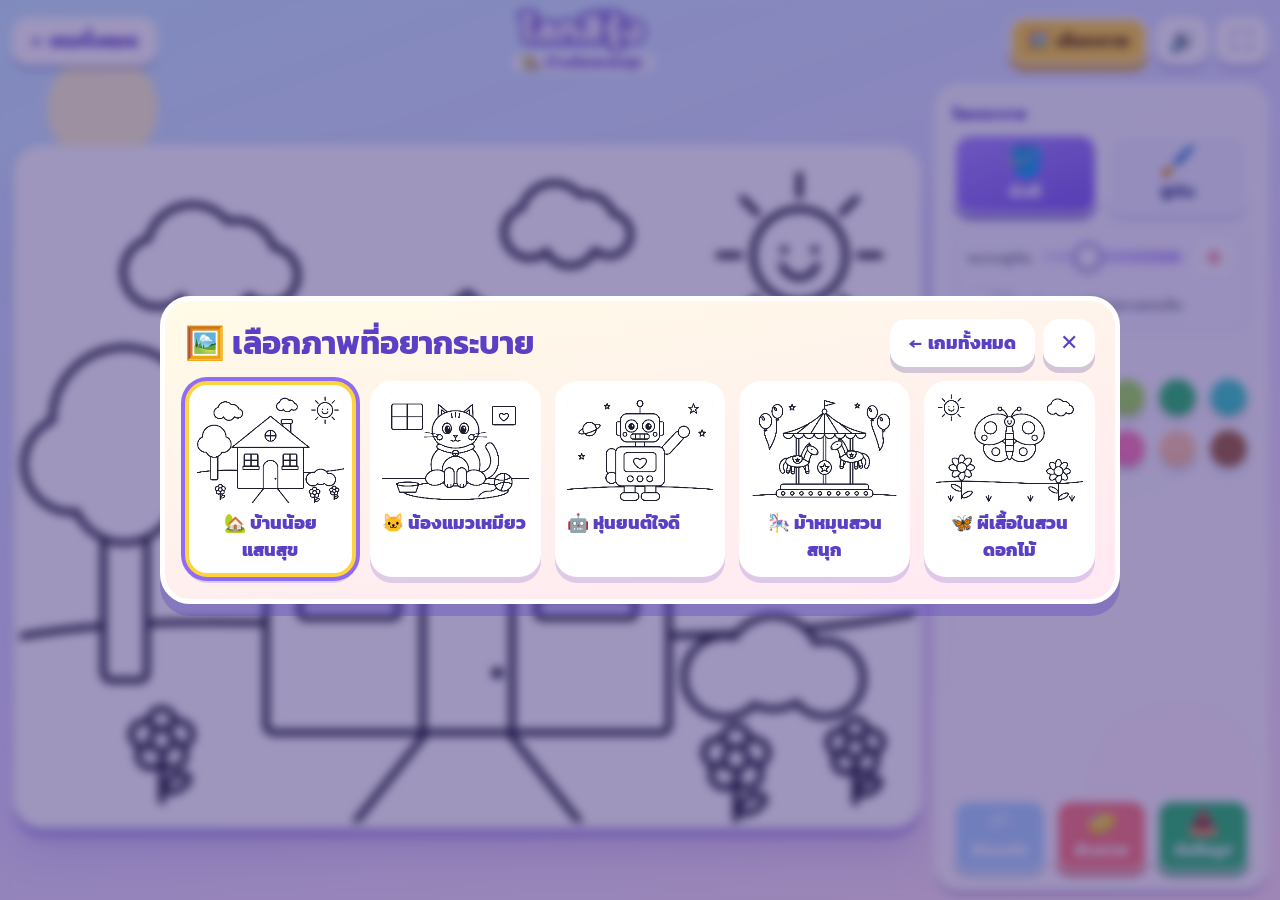
<file: coloring.html>
<!doctype html>
<html lang="th">
<head>
<meta charset="utf-8">
<meta name="viewport" content="width=device-width,initial-scale=1,viewport-fit=cover">
<meta name="theme-color" content="#8f6cf4">
<meta name="description" content="โลกสีรุ้ง เกมระบายสีสำหรับเด็ก เทสีด้วยถังสีหรือระบายด้วยพู่กัน">
<title>โลกสีรุ้ง · เกมระบายสี</title>
<link rel="preconnect" href="https://fonts.googleapis.com">
<link rel="preconnect" href="https://fonts.gstatic.com" crossorigin>
<link href="https://fonts.googleapis.com/css2?family=Kanit:wght@400;600;800&display=swap" rel="stylesheet">
<style>
/* ============================================================
   โลกสีรุ้ง · เกมระบายสี (ไฟล์เดียวจบ)
   โครงสร้าง: CSS → HTML → JavaScript
   ภาพใช้ Canvas 2 ชั้น: #paint (ชั้นสี) อยู่ล่าง, #lines (เส้นขอบดำ) อยู่บนสุดเสมอ
   ============================================================ */
:root{
  --ink:#1f2a44; --purple:#8f6cf4; --purple-d:#5b3fc4; --yellow:#ffd23f;
  --current:#ff4f5e; --custom:#ffffff;
  --shadow:0 6px 0 rgba(58,40,140,.22);
  font-family:Kanit,Tahoma,sans-serif; color:var(--ink); font-synthesis:none;
}
*{box-sizing:border-box}
html,body{margin:0;height:100%;overflow:hidden}
body{
  background:
    radial-gradient(circle at 8% 12%,rgba(255,246,201,.95) 0 55px,transparent 56px),
    radial-gradient(circle at 92% 88%,rgba(255,214,236,.8) 0 90px,transparent 91px),
    linear-gradient(160deg,#c9ecff 0%,#e6dcff 55%,#ffe3f1 100%);
  -webkit-user-select:none;user-select:none;overscroll-behavior:none;-webkit-touch-callout:none;
}
button,input,a{font:inherit;color:inherit;-webkit-tap-highlight-color:transparent}
button{cursor:pointer}
button:focus-visible,a:focus-visible,input:focus-visible+.switch{outline:4px solid #fff;outline-offset:3px}
[hidden]{display:none!important}

/* ---------- โครงหน้าจอ ---------- */
.app{
  height:100vh;height:100dvh;display:grid;gap:12px;
  grid-template-columns:minmax(0,1fr) clamp(260px,26vw,340px);
  grid-template-rows:auto minmax(0,1fr);
  grid-template-areas:"top top" "stage panel";
  padding:max(10px,env(safe-area-inset-top)) max(12px,env(safe-area-inset-right)) max(10px,env(safe-area-inset-bottom)) max(12px,env(safe-area-inset-left));
}
.topbar{grid-area:top;display:flex;align-items:center;gap:10px;min-width:0}
.top-actions{display:flex;gap:8px}
.btn{display:inline-flex;align-items:center;justify-content:center;gap:6px;min-height:48px;padding:6px 16px;border:3px solid #fff;border-radius:16px;background:#fff;color:var(--purple-d);font-weight:800;font-size:18px;box-shadow:var(--shadow);text-decoration:none;white-space:nowrap;transition:transform .12s,box-shadow .12s}
.btn:active{transform:translateY(3px);box-shadow:0 3px 0 rgba(58,40,140,.22)}
.btn.icon{width:52px;padding:0;font-size:22px}
.btn.gallery{background:var(--yellow);color:#6a4200;box-shadow:0 6px 0 #d19a12}
.btn.gallery:active{box-shadow:0 3px 0 #d19a12}
.title{flex:1;min-width:0;display:flex;flex-direction:column;align-items:center;line-height:1.1;text-align:center}
.title strong{font-size:clamp(24px,2.8vw,36px);font-weight:800;color:#fff;-webkit-text-stroke:6px var(--purple-d);paint-order:stroke fill;letter-spacing:.01em}
.title span{margin-top:4px;font-size:15px;font-weight:600;color:var(--purple-d);background:rgba(255,255,255,.8);border-radius:999px;padding:1px 12px;max-width:100%;overflow:hidden;text-overflow:ellipsis;white-space:nowrap}

/* ---------- พื้นที่วาด ---------- */
.stage-wrap{grid-area:stage;min-width:0;min-height:0;display:grid;place-items:center;padding:8px}
.stage{position:relative;width:640px;height:480px;border-radius:22px;background:#fff;overflow:hidden;touch-action:none;cursor:crosshair;
  box-shadow:0 0 0 6px #fff,0 10px 0 6px rgba(91,63,196,.28),0 24px 40px rgba(91,63,196,.22)}
.stage.brush-mode{cursor:none}
.stage canvas{position:absolute;inset:0;width:100%;height:100%;display:block}
#lines{pointer-events:none}
.cursor{position:absolute;left:0;top:0;border-radius:50%;border:2px solid rgba(31,42,68,.85);box-shadow:0 0 0 2px rgba(255,255,255,.9);pointer-events:none;transform:translate(-50%,-50%);display:none}
.hint{position:absolute;left:50%;bottom:12px;transform:translate(-50%,8px);opacity:0;padding:6px 16px;border-radius:999px;background:rgba(31,42,68,.86);color:#fff;font-size:clamp(13px,1.5vw,17px);font-weight:600;white-space:nowrap;pointer-events:none;transition:.3s}
.hint.show{opacity:1;transform:translate(-50%,0)}

/* ---------- แผงเครื่องมือ ---------- */
.panel{grid-area:panel;min-height:0;overflow:auto;display:flex;flex-direction:column;gap:14px;padding:14px;border:4px solid #fff;border-radius:24px;background:rgba(255,255,255,.74);-webkit-backdrop-filter:blur(6px);backdrop-filter:blur(6px);box-shadow:var(--shadow)}
.sec{display:flex;flex-direction:column;gap:8px}
.sec-title{margin:0;font-size:15px;font-weight:800;color:var(--purple-d)}
.modes{display:grid;grid-template-columns:1fr 1fr;gap:8px}
.mode{display:flex;flex-direction:column;align-items:center;padding:8px 6px;border:3px solid #fff;border-radius:18px;background:#eef0ff;font-weight:800;font-size:17px;color:#46508a;box-shadow:0 4px 0 #c3c9f0;transition:transform .12s}
.mode .ico{font-size:30px;line-height:1.15}
.mode[aria-pressed=true]{background:linear-gradient(160deg,#a78dff,#7b5cf0);color:#fff;box-shadow:0 4px 0 #4d33ad}
.mode:active{transform:translateY(2px)}
.brush-box{display:flex;flex-direction:column;gap:10px;padding:10px 12px;border-radius:16px;background:#f5f2ff;border:2px dashed #d6ccff;transition:opacity .2s}
.brush-box.dim{opacity:.55}
.size-row{display:flex;align-items:center;gap:10px}
.size-row label{font-size:15px;font-weight:600;white-space:nowrap}
.size-dot{width:44px;height:44px;flex:none;display:grid;place-items:center;border-radius:12px;background:#fff;box-shadow:inset 0 0 0 2px #e6e0ff}
.size-dot i{display:block;border-radius:50%;background:var(--current);box-shadow:0 0 0 2px rgba(0,0,0,.12)}
input[type=range]{-webkit-appearance:none;appearance:none;flex:1;width:60px;min-width:60px;height:34px;background:transparent;margin:0}
input[type=range]::-webkit-slider-runnable-track{height:12px;border-radius:99px;background:linear-gradient(90deg,#d8ceff,#8f6cf4)}
input[type=range]::-moz-range-track{height:12px;border-radius:99px;background:linear-gradient(90deg,#d8ceff,#8f6cf4)}
input[type=range]::-webkit-slider-thumb{-webkit-appearance:none;width:30px;height:30px;margin-top:-9px;border-radius:50%;background:#fff;border:4px solid var(--purple-d);box-shadow:0 3px 0 rgba(0,0,0,.2)}
input[type=range]::-moz-range-thumb{width:24px;height:24px;border-radius:50%;background:#fff;border:4px solid var(--purple-d)}
.guard{display:flex;align-items:center;gap:10px;font-size:15px;font-weight:600;cursor:pointer}
.guard input{position:absolute;opacity:0;width:1px;height:1px}
.switch{position:relative;flex:none;width:52px;height:30px;border-radius:99px;background:#cfd3e8;transition:.2s}
.switch:after{content:"";position:absolute;top:3px;left:3px;width:24px;height:24px;border-radius:50%;background:#fff;box-shadow:0 2px 3px rgba(0,0,0,.25);transition:.2s}
.guard input:checked+.switch{background:#2dbe6c}
.guard input:checked+.switch:after{left:25px}
.short{display:none}
.palette{display:grid;grid-template-columns:repeat(auto-fill,minmax(40px,1fr));gap:8px}
.swatch{position:relative;aspect-ratio:1;width:100%;border-radius:50%;border:3px solid #fff;padding:0;box-shadow:0 3px 0 rgba(0,0,0,.18),inset 0 -5px 0 rgba(0,0,0,.1);transition:transform .12s}
.swatch.white{border-color:#dcdff0}
.swatch[aria-pressed=true]{transform:scale(1.14);box-shadow:0 0 0 4px var(--purple),0 3px 0 rgba(0,0,0,.18)}
.swatch.custom{background:conic-gradient(#ff4f5e,#ffd23f,#2dbe6c,#3ccfc4,#3d5afe,#9b5de5,#ff7eb6,#ff4f5e)}
.swatch.custom i{position:absolute;inset:7px;border-radius:50%;background:var(--custom);border:2px solid #fff;display:grid;place-items:center;font-style:normal;font-size:15px;font-weight:800;color:#5b3fc4}
.swatch.custom input{position:absolute;inset:0;width:100%;height:100%;opacity:0;border:0;padding:0;cursor:pointer}
.actions{display:grid;grid-template-columns:repeat(3,1fr);gap:8px;margin-top:auto}
.act{display:flex;flex-direction:column;align-items:center;gap:2px;padding:8px 4px;border:3px solid #fff;border-radius:16px;font-weight:800;font-size:15px;color:#fff;transition:transform .12s}
.act .ico{font-size:24px;line-height:1.1}
.act:active{transform:translateY(3px)}
.act.undo{background:#4da8ff;box-shadow:0 4px 0 #2c73bd}
.act.clear{background:#ff7a7a;box-shadow:0 4px 0 #c94747}
.act.save{background:#2dbe6c;box-shadow:0 4px 0 #1b8747}
.act:disabled{opacity:.45;cursor:default;transform:none}

/* ---------- หน้าต่างลอย ---------- */
.modal{position:fixed;inset:0;z-index:20;display:grid;place-items:center;padding:16px;background:rgba(40,24,110,.45);-webkit-backdrop-filter:blur(5px);backdrop-filter:blur(5px)}
.sheet{width:min(960px,100%);max-height:100%;overflow:auto;border:5px solid #fff;border-radius:30px;background:linear-gradient(170deg,#fffbe6,#ffe8f4);box-shadow:0 12px 0 rgba(91,63,196,.35);padding:18px 20px 22px}
.sheet.small{width:min(520px,100%);text-align:center}
.sheet-head{display:flex;align-items:center;justify-content:space-between;gap:12px;margin-bottom:14px}
.sheet h2{margin:0;font-size:clamp(22px,3vw,32px);color:var(--purple-d);line-height:1.2}
.pics{display:grid;grid-template-columns:repeat(auto-fill,minmax(170px,1fr));gap:14px}
.pic{display:flex;flex-direction:column;gap:6px;padding:8px 8px 10px;border:4px solid #fff;border-radius:22px;background:#fff;box-shadow:0 6px 0 rgba(91,63,196,.2);font-weight:800;font-size:18px;color:var(--purple-d);transition:transform .15s}
.pic:hover{transform:translateY(-3px)}
.pic canvas{width:100%;aspect-ratio:4/3;height:auto;border-radius:14px;background:#fff;box-shadow:inset 0 0 0 2px #eee}
.pic[aria-current=true]{border-color:var(--yellow);box-shadow:0 0 0 4px var(--purple),0 6px 0 rgba(91,63,196,.2)}
.saved img{display:block;width:100%;margin:12px 0;border-radius:18px;border:4px solid #fff;box-shadow:0 6px 0 rgba(91,63,196,.2);background:#fff}
.saved p{margin:0 0 14px;font-size:16px;line-height:1.45}
.btn.wide{width:100%;background:var(--purple);color:#fff;box-shadow:0 6px 0 var(--purple-d)}
.toast{position:fixed;left:50%;bottom:max(18px,env(safe-area-inset-bottom));z-index:30;transform:translate(-50%,20px);opacity:0;padding:10px 18px;border-radius:999px;background:rgba(31,42,68,.92);color:#fff;font-weight:600;font-size:16px;transition:.25s;pointer-events:none;max-width:calc(100% - 24px);text-align:center}
.toast.show{opacity:1;transform:translate(-50%,0)}

/* ---------- จอแนวตั้ง (มือถือ / แท็บเล็ต) ---------- */
@media (orientation:portrait){
  .app{grid-template-columns:minmax(0,1fr);grid-template-rows:auto auto minmax(0,1fr);grid-template-areas:"top" "stage" "panel";gap:10px}
  .stage-wrap{height:min(calc((100vw - 24px) * .75 + 16px),60vh)}
  .panel{gap:10px;padding:10px;align-self:start;max-height:100%}
  .sec-title{display:none}
  .mode{flex-direction:row;justify-content:center;gap:8px;font-size:17px;padding:6px}
  .mode .ico{font-size:26px}
  .brush-box{flex-direction:row;align-items:center;flex-wrap:wrap;padding:6px 10px;gap:6px 12px}
  .size-row{flex:1 1 110px;min-width:0}
  .size-row label,.long{display:none}.short{display:inline}
  .size-dot{width:36px;height:36px}
  .guard{font-size:14px;gap:8px}
  .palette{grid-template-columns:repeat(auto-fill,minmax(40px,1fr));gap:8px}
  .actions{margin-top:0}
}
@media (orientation:portrait) and (max-height:740px){
  .palette{grid-template-columns:repeat(auto-fill,minmax(33px,1fr));gap:6px}
  .mode{padding:4px;font-size:15px}.mode .ico{font-size:22px}
  .act{padding:5px 4px;font-size:14px}.act .ico{font-size:20px}
}
@media (max-width:620px){
  .btn span{display:none}
  .btn{padding:6px 12px;min-height:44px}
  .btn.icon{width:46px}
  .title strong{font-size:24px}
  .title span{font-size:13px}
}
/* ---------- จอแนวนอนเตี้ย (มือถือแนวนอน) ---------- */
@media (orientation:landscape) and (max-height:520px){
  .app{gap:8px;padding-top:max(6px,env(safe-area-inset-top));padding-bottom:max(6px,env(safe-area-inset-bottom));grid-template-columns:minmax(0,1fr) clamp(230px,34vw,300px)}
  .btn{min-height:40px;font-size:15px;padding:4px 10px;border-width:2px;box-shadow:0 4px 0 rgba(58,40,140,.22)}
  .btn span{display:none}
  .btn.icon{width:42px;font-size:19px}
  .title strong{font-size:22px;-webkit-text-stroke-width:5px}
  .title span{font-size:12px;margin-top:1px}
  .stage-wrap{padding:6px}
  .panel{gap:8px;padding:8px;border-width:3px;border-radius:18px}
  .sec{gap:6px}
  .sec-title{display:none}
  .mode{flex-direction:row;justify-content:center;gap:6px;font-size:14px;padding:4px}
  .mode .ico{font-size:22px}
  .brush-box{padding:6px 8px;gap:4px}
  .size-row label,.long{display:none}.short{display:inline}
  .size-dot{width:32px;height:32px}
  .guard{font-size:13px}
  .palette{grid-template-columns:repeat(auto-fill,minmax(30px,1fr));gap:6px}
  .act{font-size:12px;padding:4px 2px;border-width:2px}
  .act .ico{font-size:18px}
}
@media (prefers-reduced-motion:reduce){*{transition:none!important}}
</style>
</head>
<body>
<div class="app">
  <header class="topbar">
    <a class="btn" href="index.html" aria-label="กลับหน้ารวมเกม">←<span> เกมทั้งหมด</span></a>
    <div class="title"><strong>โลกสีรุ้ง</strong><span id="picName">เลือกภาพระบายสี</span></div>
    <div class="top-actions">
      <button type="button" class="btn gallery" id="galleryBtn" aria-label="เลือกภาพ">🖼️<span> เลือกภาพ</span></button>
      <button type="button" class="btn icon" id="soundBtn" aria-label="ปิดเสียง">🔊</button>
      <button type="button" class="btn icon" id="fsBtn" aria-label="เต็มจอ">⛶</button>
    </div>
  </header>

  <main class="stage-wrap" id="stageWrap">
    <div class="stage" id="stage">
      <canvas id="paint" aria-label="ภาพระบายสี"></canvas>
      <canvas id="lines" aria-hidden="true"></canvas>
      <div class="cursor" id="cursor"></div>
      <div class="hint" id="hint"></div>
    </div>
  </main>

  <aside class="panel" aria-label="เครื่องมือระบายสี">
    <div class="sec tools">
      <p class="sec-title">โหมดระบาย</p>
      <div class="modes" role="group" aria-label="เลือกโหมดระบาย">
        <button type="button" class="mode" data-mode="fill" aria-pressed="true"><span class="ico">🪣</span><span>ถังสี</span></button>
        <button type="button" class="mode" data-mode="brush" aria-pressed="false"><span class="ico">🖌️</span><span>พู่กัน</span></button>
      </div>
      <div class="brush-box dim" id="brushBox">
        <div class="size-row">
          <label for="size">ขนาดพู่กัน</label>
          <input id="size" type="range" min="6" max="90" step="1" value="30" aria-label="ขนาดพู่กัน">
          <span class="size-dot" aria-hidden="true"><i id="sizeDot"></i></span>
        </div>
        <label class="guard"><input type="checkbox" id="guard"><span class="switch" aria-hidden="true"></span><span>🛡️ <span class="long">ระบายไม่เลอะนอกเส้น</span><span class="short">ไม่เลอะ</span></span></label>
      </div>
    </div>
    <div class="sec">
      <p class="sec-title">จานสี</p>
      <div class="palette" id="palette" role="group" aria-label="จานสี"></div>
    </div>
    <div class="actions">
      <button type="button" class="act undo" id="undoBtn" disabled><span class="ico">↶</span><span>ย้อนกลับ</span></button>
      <button type="button" class="act clear" id="clearBtn"><span class="ico">🧽</span><span>ล้างภาพ</span></button>
      <button type="button" class="act save" id="saveBtn"><span class="ico">📥</span><span>บันทึกรูป</span></button>
    </div>
  </aside>
</div>

<div class="modal" id="gallery" hidden role="dialog" aria-modal="true" aria-labelledby="galleryTitle">
  <div class="sheet">
    <div class="sheet-head">
      <h2 id="galleryTitle">🖼️ เลือกภาพที่อยากระบาย</h2>
      <div class="top-actions">
        <a class="btn" href="index.html" aria-label="กลับหน้ารวมเกม">←<span> เกมทั้งหมด</span></a>
        <button type="button" class="btn icon" id="galleryClose" aria-label="ปิด">✕</button>
      </div>
    </div>
    <div class="pics" id="pics"></div>
  </div>
</div>

<div class="modal" id="savedModal" hidden role="dialog" aria-modal="true" aria-labelledby="savedTitle">
  <div class="sheet small saved">
    <h2 id="savedTitle">🎉 บันทึกรูปแล้ว!</h2>
    <img id="savedImg" alt="ภาพที่ระบายเสร็จ">
    <p>ถ้าไฟล์ไม่ลงเครื่อง (เช่น เปิดผ่านแอปแชต) ให้กดค้างที่รูปแล้วเลือก “บันทึกรูปภาพ”</p>
    <button type="button" class="btn wide" id="savedClose">ระบายต่อ</button>
  </div>
</div>

<div class="toast" id="toast" role="status" aria-live="polite"></div>

<script>
(() => {
  'use strict';

  /* ============================================================
     1) ค่าคงที่
     ภาพทุกภาพออกแบบในพิกัด 1200 × 900 แล้วขยาย S เท่าลง Canvas
     ============================================================ */
  const DW = 1200, DH = 900, S = 1.2;
  const CW = Math.round(DW * S), CH = Math.round(DH * S);
  const TAU = Math.PI * 2;
  const INK = [28, 30, 48];              // สีเส้นขอบ (เกือบดำ)
  const BARRIER = 110;                   // ความทึบของเส้นที่ถือว่าเป็น "กำแพง" กันสีทะลุ
  const TOLERANCE = 48;                  // ความต่างของสีที่ยังนับว่าเป็นพื้นที่เดียวกัน
  const STORE = 'rainbow-coloring:';
  const SOUND_KEY = 'playground-sound';
  const UNDO_LIMIT = 40, UNDO_BYTES = 90e6;

  const COLORS = [
    ['#FF4F5E', 'แดง'], ['#FF8A3D', 'ส้ม'], ['#FFD23F', 'เหลือง'], ['#A6E05A', 'เขียวอ่อน'],
    ['#2DBE6C', 'เขียว'], ['#3CCFC4', 'เขียวฟ้า'], ['#4DA8FF', 'ฟ้า'], ['#3D5AFE', 'น้ำเงิน'],
    ['#9B5DE5', 'ม่วง'], ['#FF7EB6', 'ชมพู'], ['#FFC9A8', 'สีพีช'], ['#A0643C', 'น้ำตาล'],
    ['#4A4E69', 'เทาเข้ม'], ['#FFFFFF', 'ขาว (ใช้ลบสี)']
  ];

  const $ = id => document.getElementById(id);
  const paint = $('paint'), lines = $('lines'), stage = $('stage'), stageWrap = $('stageWrap');
  paint.width = lines.width = CW; paint.height = lines.height = CH;
  const pctx = paint.getContext('2d', { willReadFrequently: true });
  const lctx = lines.getContext('2d');

  const LITTLE_ENDIAN = new Uint8Array(new Uint32Array([0x0a0b0c0d]).buffer)[0] === 0x0d;
  const pack = (r, g, b) => (LITTLE_ENDIAN ? ((255 << 24) | (b << 16) | (g << 8) | r) : ((r << 24) | (g << 16) | (b << 8) | 255)) >>> 0;
  const unpack = v => LITTLE_ENDIAN ? [v & 255, (v >>> 8) & 255, (v >>> 16) & 255] : [(v >>> 24) & 255, (v >>> 16) & 255, (v >>> 8) & 255];
  const hexToRgb = hex => { const n = parseInt(hex.slice(1), 16); return [(n >> 16) & 255, (n >> 8) & 255, n & 255]; };
  const clamp = (v, a, b) => Math.max(a, Math.min(b, v));

  /* ============================================================
     2) ชุดคำสั่งวาดลายเส้น
     ทุกชิ้นถูก "เติมขาวแล้วลากเส้นดำ" ตามลำดับหลังไปหน้า ชิ้นหน้าจึงบังเส้นของชิ้นหลัง
     จากนั้นแปลงความขาวเป็นความโปร่งใส ได้ชั้นเส้นขอบที่วางทับชั้นสี
     ============================================================ */
  function rrPath(c, x, y, w, h, r) {
    r = Math.max(0, Math.min(r, w / 2, h / 2));
    c.moveTo(x + r, y); c.lineTo(x + w - r, y); c.arcTo(x + w, y, x + w, y + r, r);
    c.lineTo(x + w, y + h - r); c.arcTo(x + w, y + h, x + w - r, y + h, r);
    c.lineTo(x + r, y + h); c.arcTo(x, y + h, x, y + h - r, r);
    c.lineTo(x, y + r); c.arcTo(x, y, x + r, y, r); c.closePath();
  }

  function makeArtist(c) {
    const A = {
      c,
      w(v) { c.lineWidth = v; return A; },
      shape(build, fill = '#fff') {
        c.beginPath(); build();
        if (fill) { c.fillStyle = fill; c.fill(); }
        c.stroke(); return A;
      },
      circle(x, y, r, fill) { return A.shape(() => c.arc(x, y, r, 0, TAU), fill); },
      ellipse(x, y, rx, ry, rot = 0, fill) { return A.shape(() => c.ellipse(x, y, rx, ry, rot, 0, TAU), fill); },
      rect(x, y, w, h, r = 0, fill) { return A.shape(() => rrPath(c, x, y, w, h, r), fill); },
      poly(pts, fill) {
        return A.shape(() => { c.moveTo(pts[0][0], pts[0][1]); for (let i = 1; i < pts.length; i++) c.lineTo(pts[i][0], pts[i][1]); c.closePath(); }, fill);
      },
      path(fn, fill) { return A.shape(() => fn(c), fill); },
      line(...pts) { c.beginPath(); c.moveTo(pts[0][0], pts[0][1]); for (let i = 1; i < pts.length; i++) c.lineTo(pts[i][0], pts[i][1]); c.stroke(); return A; },
      stroke(fn) { c.beginPath(); fn(c); c.stroke(); return A; },
      dot(x, y, r, fill = '#000') { c.beginPath(); c.arc(x, y, r, 0, TAU); c.fillStyle = fill; c.fill(); return A; },
      // ท่อมีขอบ: ลากเส้นดำหนาแล้วทับด้วยเส้นขาวที่บางกว่า ได้รูปทรงโค้งที่มีขอบปิด (หาง แผงคอ ปลอกคอ)
      tube(fn, outer) {
        const lw = c.lineWidth;
        c.beginPath(); fn(c); c.lineWidth = outer; c.strokeStyle = '#000'; c.stroke();
        c.lineWidth = outer - lw * 2; c.strokeStyle = '#fff'; c.stroke();
        c.lineWidth = lw; c.strokeStyle = '#000'; return A;
      },
      // กลุ่มวงกลมที่รวมเป็นก้อนเดียว (เมฆ พุ่มไม้) มีแต่เส้นขอบรอบนอก
      blob(circles) {
        const lw = c.lineWidth; c.lineWidth = lw * 2;
        for (const [x, y, r] of circles) { c.beginPath(); c.arc(x, y, r, 0, TAU); c.stroke(); }
        c.fillStyle = '#fff';
        for (const [x, y, r] of circles) { c.beginPath(); c.arc(x, y, r, 0, TAU); c.fill(); }
        c.lineWidth = lw; return A;
      },
      // วาดเส้นเฉพาะภายในรูปทรง เพื่อแบ่งช่องให้ปลายเส้นชนขอบพอดี
      clipped(clipFn, drawFn) { c.save(); c.beginPath(); clipFn(c); c.clip(); drawFn(); c.restore(); return A; },
      star(cx, cy, R, r, fill) {
        const pts = [];
        for (let i = 0; i < 10; i++) { const a = -Math.PI / 2 + i * Math.PI / 5, rr = i % 2 ? r : R; pts.push([cx + Math.cos(a) * rr, cy + Math.sin(a) * rr]); }
        return A.poly(pts, fill);
      },
      heart(cx, cy, s, fill) {
        return A.path(k => {
          k.moveTo(cx, cy + s * 0.9);
          k.bezierCurveTo(cx - s * 1.5, cy + s * 0.05, cx - s * 0.95, cy - s * 1.05, cx, cy - s * 0.4);
          k.bezierCurveTo(cx + s * 0.95, cy - s * 1.05, cx + s * 1.5, cy + s * 0.05, cx, cy + s * 0.9);
          k.closePath();
        }, fill);
      },
      cloud(x, y, s) {
        return A.blob([[x - 62 * s, y + 12 * s, 40 * s], [x - 18 * s, y - 16 * s, 54 * s], [x + 38 * s, y - 4 * s, 46 * s], [x + 80 * s, y + 16 * s, 32 * s], [x + 10 * s, y + 24 * s, 42 * s]]);
      },
      sun(x, y, r) {
        for (let i = 0; i < 8; i++) {
          const a = i * TAU / 8;
          A.line([x + Math.cos(a) * (r + 18), y + Math.sin(a) * (r + 18)], [x + Math.cos(a) * (r + 46), y + Math.sin(a) * (r + 46)]);
        }
        A.circle(x, y, r);
        A.dot(x - r * 0.33, y - r * 0.12, r * 0.09).dot(x + r * 0.33, y - r * 0.12, r * 0.09);
        return A.stroke(k => k.arc(x, y + r * 0.08, r * 0.4, 0.35, Math.PI - 0.35));
      },
      flower(x, y, s = 1) {
        A.line([x, y + 18 * s], [x, y + 82 * s]);
        A.ellipse(x + 20 * s, y + 58 * s, 18 * s, 9 * s, -0.5);
        for (let i = 0; i < 5; i++) { const a = -Math.PI / 2 + i * TAU / 5; A.circle(x + Math.cos(a) * 25 * s, y + Math.sin(a) * 25 * s, 17 * s); }
        return A.circle(x, y, 15 * s);
      },
      bigFlower(x, y, s = 1) {
        A.line([x, y + 40 * s], [x, y + 232 * s]);
        A.ellipse(x - 40 * s, y + 150 * s, 42 * s, 17 * s, 0.5);
        A.ellipse(x + 40 * s, y + 200 * s, 42 * s, 17 * s, -0.5);
        for (let i = 0; i < 8; i++) { const a = i * TAU / 8; A.ellipse(x + Math.cos(a) * 54 * s, y + Math.sin(a) * 54 * s, 40 * s, 24 * s, a); }
        return A.circle(x, y, 36 * s);
      },
      horse(x, y, s, dir) {
        c.save(); c.translate(x, y); c.scale(s * dir, s);
        const lw = c.lineWidth; c.lineWidth = lw / s;
        const leg = (px, py, rot) => {
          c.save(); c.translate(px, py); c.rotate(rot);
          A.rect(-15, -6, 30, 100, 13); A.line([-15, 74], [15, 74]);
          c.restore();
        };
        A.tube(k => { k.moveTo(-98, -14); k.bezierCurveTo(-152, -10, -168, 56, -140, 94); }, 46);
        leg(-74, 18, 0.22); leg(-44, 24, 0.02); leg(56, 20, -0.5); leg(84, 22, -0.12);
        A.ellipse(0, 0, 112, 54);
        A.path(k => { k.moveTo(52, -28); k.quadraticCurveTo(72, -98, 108, -128); k.lineTo(152, -98); k.quadraticCurveTo(122, -58, 106, 8); k.closePath(); });
        A.tube(k => { k.moveTo(104, -146); k.quadraticCurveTo(64, -104, 44, -32); }, 42);
        A.poly([[104, -132], [110, -176], [132, -136]]);
        A.ellipse(142, -106, 58, 33, 0.6);
        A.dot(134, -114, 7).dot(180, -80, 4.5);
        A.path(k => { k.moveTo(-44, -42); k.quadraticCurveTo(0, -66, 44, -42); k.quadraticCurveTo(48, 10, 0, 20); k.quadraticCurveTo(-48, 10, -44, -42); k.closePath(); });
        A.star(0, -12, 19, 8);
        c.lineWidth = lw; c.restore(); return A;
      }
    };
    return A;
  }

  /* ============================================================
     3) ภาพลายเส้น (วาดด้วยโค้ดทั้งหมด ไม่โหลดรูปจากภายนอก)
     ============================================================ */
  const PICTURES = [
    {
      id: 'house', name: 'บ้านน้อยแสนสุข', emoji: '🏡',
      draw(A) {
        A.sun(1045, 140, 62);
        A.cloud(250, 150, 1.05); A.cloud(730, 100, 0.75);
        A.stroke(c => { c.moveTo(-20, 655); c.bezierCurveTo(320, 585, 820, 705, 1220, 615); });
        A.rect(112, 470, 58, 240, 10);
        A.blob([[140, 360, 92], [70, 420, 60], [212, 420, 62], [140, 455, 66]]);
        A.blob([[945, 705, 50], [1010, 686, 58], [1080, 708, 46]]);
        A.rect(700, 235, 66, 130, 6); A.rect(688, 218, 90, 30, 8);
        A.rect(330, 420, 540, 360, 10);
        A.poly([[285, 445], [600, 190], [915, 445]]);
        A.circle(600, 350, 44); A.line([556, 350], [644, 350]); A.line([600, 306], [600, 394]);
        for (const x of [385, 703]) {
          A.rect(x, 500, 112, 100, 10); A.line([x + 56, 500], [x + 56, 600]); A.line([x, 550], [x + 112, 550]);
          A.rect(x - 10, 598, 132, 28, 8);
        }
        A.path(c => { c.moveTo(540, 780); c.lineTo(540, 612); c.arc(600, 612, 60, Math.PI, 0); c.lineTo(660, 780); c.closePath(); });
        A.dot(640, 700, 8);
        A.poly([[545, 780], [655, 780], [770, 925], [430, 925]]);
        A.flower(190, 790, 1); A.flower(960, 815, 1.05); A.flower(1120, 800, 0.9);
      }
    },
    {
      id: 'cat', name: 'น้องแมวเหมียว', emoji: '🐱',
      draw(A) {
        A.line([-20, 700], [1220, 700]);
        A.rect(80, 90, 250, 210, 16); A.line([205, 90], [205, 300]); A.line([80, 195], [330, 195]);
        A.rect(900, 110, 190, 150, 14); A.heart(995, 192, 40);
        A.ellipse(600, 800, 430, 72);
        A.path(c => { c.moveTo(120, 745); c.lineTo(300, 745); c.lineTo(276, 812); c.lineTo(144, 812); c.closePath(); });
        A.ellipse(210, 745, 90, 16);
        A.stroke(c => { c.moveTo(930, 780); c.bezierCurveTo(880, 830, 850, 770, 790, 845); });
        A.circle(990, 730, 72);
        A.clipped(c => c.arc(990, 730, 72, 0, TAU), () => {
          A.stroke(c => { c.moveTo(900, 690); c.quadraticCurveTo(990, 745, 1080, 670); });
          A.stroke(c => { c.moveTo(905, 770); c.quadraticCurveTo(995, 700, 1080, 755); });
          A.stroke(c => { c.moveTo(955, 820); c.quadraticCurveTo(1015, 730, 995, 640); });
        });
        A.stroke(c => c.arc(990, 730, 72, 0, TAU));
        A.tube(c => { c.moveTo(760, 680); c.bezierCurveTo(905, 700, 965, 560, 880, 440); }, 74);
        A.ellipse(600, 585, 200, 175);
        A.ellipse(600, 630, 108, 112);
        A.ellipse(440, 692, 85, 62, -0.2); A.ellipse(760, 692, 85, 62, 0.2);
        A.rect(510, 612, 78, 160, 38); A.rect(612, 612, 78, 160, 38);
        for (const x of [536, 562, 638, 664]) A.line([x, 748], [x, 772]);
        A.poly([[455, 255], [462, 95], [575, 190]]); A.poly([[745, 255], [738, 95], [625, 190]]);
        A.poly([[482, 222], [488, 138], [545, 186]]); A.poly([[718, 222], [712, 138], [655, 186]]);
        A.ellipse(600, 305, 190, 160);
        A.tube(c => { c.moveTo(468, 438); c.quadraticCurveTo(600, 505, 732, 438); }, 50);
        A.circle(600, 492, 24); A.line([580, 494], [620, 494]); A.dot(600, 504, 5);
        A.ellipse(530, 290, 36, 44); A.ellipse(670, 290, 36, 44);
        A.ellipse(535, 298, 19, 28, 0, '#000'); A.ellipse(665, 298, 19, 28, 0, '#000');
        A.dot(542, 284, 7, '#fff'); A.dot(672, 284, 7, '#fff');
        A.poly([[582, 345], [618, 345], [600, 366]]);
        A.stroke(c => { c.moveTo(600, 366); c.lineTo(600, 382); c.quadraticCurveTo(585, 402, 564, 386); c.moveTo(600, 382); c.quadraticCurveTo(615, 402, 636, 386); });
        A.circle(470, 362, 22); A.circle(730, 362, 22);
        A.w(6).line([452, 338], [350, 320]).line([452, 356], [344, 360]).line([748, 338], [850, 320]).line([748, 356], [856, 360]).w(9);
        A.w(10).line([600, 160], [600, 196]).line([566, 168], [572, 200]).line([634, 168], [628, 200]).w(9);
      }
    },
    {
      id: 'robot', name: 'หุ่นยนต์ใจดี', emoji: '🤖',
      draw(A) {
        A.ellipse(185, 295, 92, 26, -0.35, null);
        A.circle(185, 295, 55);
        A.stroke(c => c.ellipse(185, 295, 92, 26, -0.35, 0, Math.PI));
        A.star(1040, 130, 42, 18); A.star(1110, 330, 28, 12); A.star(330, 110, 24, 10); A.star(120, 520, 26, 11);
        A.stroke(c => { c.moveTo(-20, 790); c.quadraticCurveTo(600, 740, 1220, 790); });
        A.line([600, 175], [600, 104]); A.circle(600, 86, 24);
        A.rect(405, 235, 50, 110, 14); A.rect(745, 235, 50, 110, 14);
        A.rect(325, 455, 82, 215, 40); A.circle(366, 694, 46);
        A.path(c => { c.save(); c.translate(800, 482); c.rotate(0.75); rrPath(c, -41, -215, 82, 225, 40); c.restore(); });
        A.circle(960, 318, 46);
        A.rect(470, 730, 90, 100, 18); A.rect(640, 730, 90, 100, 18);
        A.rect(440, 815, 150, 62, 28); A.rect(610, 815, 150, 62, 28);
        A.rect(562, 390, 76, 60, 10);
        A.rect(400, 440, 400, 320, 46);
        A.rect(468, 488, 264, 156, 26);
        A.heart(600, 568, 56);
        A.circle(520, 702, 24); A.circle(600, 702, 24); A.circle(680, 702, 24);
        A.rect(440, 170, 320, 230, 52);
        A.circle(530, 270, 50); A.circle(670, 270, 50);
        A.circle(530, 274, 22, '#000'); A.circle(670, 274, 22, '#000');
        A.dot(538, 266, 7, '#fff'); A.dot(678, 266, 7, '#fff');
        A.rect(525, 335, 150, 42, 16);
        for (const x of [562, 600, 638]) A.line([x, 335], [x, 377]);
        A.circle(476, 338, 16); A.circle(724, 338, 16);
      }
    },
    {
      id: 'carousel', name: 'ม้าหมุนสวนสนุก', emoji: '🎠',
      draw(A) {
        const balloon = (x, y, rx, ry, sx, sy) => {
          A.stroke(c => { c.moveTo(x, y + ry + 10); c.bezierCurveTo(x - 22, y + ry + 60, x + 25, y + ry + 100, sx, sy); });
          A.poly([[x - 11, y + ry + 14], [x + 11, y + ry + 14], [x, y + ry - 2]]);
          A.ellipse(x, y, rx, ry);
          A.ellipse(x - rx * 0.38, y - ry * 0.36, rx * 0.16, ry * 0.26, -0.5);
        };
        balloon(118, 230, 50, 62, 150, 460); balloon(215, 150, 44, 56, 150, 460);
        balloon(1082, 235, 50, 62, 1050, 470); balloon(990, 158, 42, 54, 1050, 470);
        A.star(335, 118, 26, 11); A.star(868, 104, 22, 9);
        A.stroke(c => { c.moveTo(-20, 840); c.quadraticCurveTo(600, 805, 1220, 840); });
        A.line([600, 162], [600, 62]); A.poly([[600, 62], [684, 84], [600, 106]]);
        for (const x of [380, 600, 820]) A.rect(x - 11, 340, 22, 420, 6);
        const roof = c => { c.moveTo(262, 330); c.quadraticCurveTo(470, 285, 600, 150); c.quadraticCurveTo(730, 285, 938, 330); c.closePath(); };
        A.path(roof);
        A.clipped(roof, () => { for (let k = 1; k < 6; k++) { const x = 262 + k * 676 / 6; A.line([600, 150], [x + (x - 600) * 0.08, 345]); } });
        A.stroke(roof);
        A.circle(600, 152, 20);
        const n = 8, x0 = 262, w = (938 - 262) / n;
        for (let i = 0; i < n; i++) {
          const cx = x0 + w * i + w / 2;
          A.path(c => { c.moveTo(cx + w / 2, 330); c.arc(cx, 330, w / 2, 0, Math.PI); c.closePath(); });
        }
        A.horse(380, 560, 0.86, 1);
        A.horse(820, 520, 0.86, -1);
        A.circle(600, 610, 56); A.star(600, 614, 38, 16);
        A.rect(240, 745, 720, 52, 22);
        A.rect(205, 790, 790, 62, 28);
        for (let i = 0; i < 10; i++) A.circle(262 + i * 75, 821, 14);
      }
    },
    {
      id: 'butterfly', name: 'ผีเสื้อในสวนดอกไม้', emoji: '🦋',
      draw(A) {
        A.sun(125, 120, 58);
        A.cloud(1010, 120, 0.95);
        A.stroke(c => { c.moveTo(-20, 735); c.bezierCurveTo(300, 690, 900, 780, 1220, 720); });
        for (const x of [120, 430, 770, 1110]) A.line([x - 20, 848], [x, 885]).line([x, 836], [x, 885]).line([x + 20, 848], [x, 885]);
        A.bigFlower(210, 610, 1.1); A.bigFlower(1000, 640, 1.02);
        A.ellipse(492, 468, 108, 88, 0.5); A.ellipse(708, 468, 108, 88, -0.5);
        A.ellipse(468, 298, 158, 118, -0.45); A.ellipse(732, 298, 158, 118, 0.45);
        A.circle(445, 285, 50); A.circle(755, 285, 50);
        A.circle(395, 366, 22); A.circle(805, 366, 22);
        A.circle(488, 480, 32); A.circle(712, 480, 32);
        const body = c => c.ellipse(600, 395, 34, 150, 0, 0, TAU);
        A.path(body);
        A.clipped(body, () => { for (const y of [330, 380, 430, 480]) A.line([550, y], [650, y]); });
        A.stroke(body);
        A.stroke(c => { c.moveTo(588, 198); c.quadraticCurveTo(565, 140, 528, 132); });
        A.stroke(c => { c.moveTo(612, 198); c.quadraticCurveTo(635, 140, 672, 132); });
        A.circle(522, 130, 15); A.circle(678, 130, 15);
        A.circle(600, 234, 40);
        A.dot(586, 230, 6).dot(614, 230, 6);
        A.stroke(c => c.arc(600, 240, 14, 0.3, Math.PI - 0.3));
      }
    }
  ];

  /* ============================================================
     4) สร้างชั้นเส้นขอบ + หน้ากากกำแพง (เก็บแคชทีละภาพ)
     ============================================================ */
  const artCache = new Map();
  function getArt(pic) {
    if (artCache.has(pic.id)) return artCache.get(pic.id);
    const cv = document.createElement('canvas'); cv.width = CW; cv.height = CH;
    const c = cv.getContext('2d', { willReadFrequently: true });
    c.fillStyle = '#fff'; c.fillRect(0, 0, CW, CH);
    c.setTransform(S, 0, 0, S, 0, 0);
    c.strokeStyle = '#000'; c.lineJoin = 'round'; c.lineCap = 'round'; c.lineWidth = 9;
    pic.draw(makeArtist(c));
    c.setTransform(1, 0, 0, 1, 0, 0);
    const img = c.getImageData(0, 0, CW, CH), d = img.data, n = CW * CH;
    const alpha = new Uint8Array(n), mask = new Uint8Array(n);
    for (let p = 0, i = 0; p < n; p++, i += 4) {
      const a = 255 - Math.round((d[i] + d[i + 1] + d[i + 2]) / 3);
      alpha[p] = a; mask[p] = a >= BARRIER ? 1 : 0;
      d[i] = INK[0]; d[i + 1] = INK[1]; d[i + 2] = INK[2]; d[i + 3] = a;
    }
    c.putImageData(img, 0, 0);
    const art = { canvas: cv, alpha, mask };
    artCache.set(pic.id, art);
    return art;
  }

  /* ============================================================
     5) Flood Fill แบบ scanline (ไม่ทะลุเส้นขอบ)
     ============================================================ */
  function findSeed(x, y, mask, radius) {
    x = Math.round(x); y = Math.round(y);
    if (x < 0 || y < 0 || x >= CW || y >= CH) return -1;
    if (!mask[y * CW + x]) return y * CW + x;
    for (let r = 1; r <= radius; r++) {                     // นิ้วเด็กแตะโดนเส้น: หาจุดว่างที่ใกล้ที่สุด
      let best = -1, bestD = Infinity;
      for (let dy = -r; dy <= r; dy++) for (let dx = -r; dx <= r; dx++) {
        if (Math.max(Math.abs(dx), Math.abs(dy)) !== r) continue;
        const nx = x + dx, ny = y + dy;
        if (nx < 0 || ny < 0 || nx >= CW || ny >= CH) continue;
        const i = ny * CW + nx, dd = dx * dx + dy * dy;
        if (!mask[i] && dd < bestD) { best = i; bestD = dd; }
      }
      if (best >= 0) return best;
    }
    return -1;
  }

  // data32 = สีในชั้นระบาย (ถ้าส่ง null จะหาพื้นที่ตามเส้นขอบอย่างเดียว ใช้กับพู่กันกันเลอะ)
  function floodRegion(seed, art, data32) {
    const n = CW * CH, vis = new Uint8Array(n), mask = art.mask;
    let ok;
    if (data32) {
      const [sr, sg, sb] = unpack(data32[seed]);
      ok = i => {
        if (vis[i] || mask[i]) return false;
        const v = data32[i];
        if (LITTLE_ENDIAN) return Math.abs((v & 255) - sr) <= TOLERANCE && Math.abs(((v >>> 8) & 255) - sg) <= TOLERANCE && Math.abs(((v >>> 16) & 255) - sb) <= TOLERANCE;
        const [r, g, b] = unpack(v);
        return Math.abs(r - sr) <= TOLERANCE && Math.abs(g - sg) <= TOLERANCE && Math.abs(b - sb) <= TOLERANCE;
      };
    } else {
      ok = i => !vis[i] && !mask[i];
    }
    let minX = CW, minY = CH, maxX = 0, maxY = 0, count = 0;
    const stack = [seed];
    while (stack.length) {
      const i = stack.pop();
      if (!ok(i)) continue;
      const y = (i / CW) | 0, row = y * CW;
      let l = i, r = i;
      while (l > row && ok(l - 1)) l--;
      while (r < row + CW - 1 && ok(r + 1)) r++;
      for (let k = l; k <= r; k++) vis[k] = 1;
      count += r - l + 1;
      if (l - row < minX) minX = l - row;
      if (r - row > maxX) maxX = r - row;
      if (y < minY) minY = y;
      if (y > maxY) maxY = y;
      for (let ny = y - 1; ny <= y + 1; ny += 2) {
        if (ny < 0 || ny >= CH) continue;
        const base = ny * CW;
        let run = false;
        for (let k = l - row; k <= r - row; k++) {
          const j = base + k;
          if (ok(j)) { if (!run) { stack.push(j); run = true; } } else run = false;
        }
      }
    }
    return { vis, minX, minY, maxX, maxY, count };
  }

  // ขยายสีเข้าไปใต้ขอบเส้น 3 พิกเซล จะได้ไม่มีขอบขาวแลบตามรอยเส้น
  function spreadUnderLines(reg, art, passes = 3) {
    const { vis } = reg, alpha = art.alpha;
    for (let p = 0; p < passes; p++) {
      const x0 = Math.max(0, reg.minX - 1), x1 = Math.min(CW - 1, reg.maxX + 1);
      const y0 = Math.max(0, reg.minY - 1), y1 = Math.min(CH - 1, reg.maxY + 1);
      const add = [];
      for (let y = y0; y <= y1; y++) {
        const row = y * CW;
        for (let x = x0; x <= x1; x++) {
          const i = row + x;
          if (vis[i] || alpha[i] === 0) continue;
          if ((x > 0 && vis[i - 1]) || (x < CW - 1 && vis[i + 1]) || (y > 0 && vis[i - CW]) || (y < CH - 1 && vis[i + CW])) add.push(i);
        }
      }
      for (const i of add) vis[i] = 1;
      reg.minX = x0; reg.maxX = x1; reg.minY = y0; reg.maxY = y1;
    }
    return reg;
  }

  function regionToImage(reg, color32) {
    const bw = reg.maxX - reg.minX + 1, bh = reg.maxY - reg.minY + 1;
    const img = new ImageData(bw, bh), out = new Uint32Array(img.data.buffer);
    for (let y = 0; y < bh; y++) {
      const src = (reg.minY + y) * CW + reg.minX, dst = y * bw;
      for (let x = 0; x < bw; x++) if (reg.vis[src + x]) out[dst + x] = color32;
    }
    return img;
  }

  /* ============================================================
     6) สถานะเกม + ประวัติสำหรับปุ่มย้อนกลับ
     ============================================================ */
  const state = { mode: 'fill', color: COLORS[0][0], size: 30, guard: false };
  let cur = null, ready = false, undoStack = [], undoBytes = 0;

  function pushUndo(entry) {
    const bytes = entry.img.data.length;
    undoStack.push(entry); undoBytes += bytes;
    while (undoStack.length > UNDO_LIMIT || (undoBytes > UNDO_BYTES && undoStack.length > 1)) undoBytes -= undoStack.shift().img.data.length;
    updateUndo();
  }
  function updateUndo() { $('undoBtn').disabled = undoStack.length === 0; }
  function afterChange() { scheduleSave(); updateUndo(); hideHint(); }

  /* ----- เทสีพร้อมแอนิเมชันวงคลื่น ----- */
  let anim = null;
  function doFill(px, py) {
    finishAnim();
    const art = cur.art;
    const seed = findSeed(px, py, art.mask, Math.round(16 * S));
    if (seed < 0) return;
    const full = pctx.getImageData(0, 0, CW, CH);
    const d32 = new Uint32Array(full.data.buffer);
    const [r, g, b] = hexToRgb(state.color), target = pack(r, g, b);
    const [sr, sg, sb] = unpack(d32[seed]);
    if (Math.abs(sr - r) + Math.abs(sg - g) + Math.abs(sb - b) < 6) { Sfx.tone(300, 0.08, 'sine', 0.05); return; }
    const reg = spreadUnderLines(floodRegion(seed, art, d32), art);
    if (!reg.count) return;
    const bw = reg.maxX - reg.minX + 1, bh = reg.maxY - reg.minY + 1;
    pushUndo({ x: reg.minX, y: reg.minY, img: pctx.getImageData(reg.minX, reg.minY, bw, bh) });
    const layer = document.createElement('canvas'); layer.width = bw; layer.height = bh;
    layer.getContext('2d').putImageData(regionToImage(reg, target), 0, 0);
    const cx = seed % CW, cy = (seed / CW) | 0;
    const maxR = Math.hypot(Math.max(cx - reg.minX, reg.maxX - cx), Math.max(cy - reg.minY, reg.maxY - cy)) + 2;
    const dur = Math.min(430, 150 + maxR * 0.32), t0 = performance.now();
    anim = { layer, x: reg.minX, y: reg.minY, raf: 0 };
    const me = anim;
    const step = now => {
      if (anim !== me) return;
      const t = Math.min(1, (now - t0) / dur), e = 1 - Math.pow(1 - t, 3);
      pctx.save(); pctx.beginPath(); pctx.arc(cx, cy, Math.max(2, maxR * e), 0, TAU); pctx.clip();
      pctx.drawImage(layer, me.x, me.y); pctx.restore();
      if (t < 1) me.raf = requestAnimationFrame(step); else { anim = null; afterChange(); }
    };
    me.raf = requestAnimationFrame(step);
    Sfx.pop();
    sparkle(cx, cy);
  }
  function finishAnim() {
    if (!anim) return;
    cancelAnimationFrame(anim.raf);
    pctx.drawImage(anim.layer, anim.x, anim.y);
    anim = null; afterChange();
  }

  /* ----- พู่กัน ----- */
  const snap = document.createElement('canvas'); snap.width = CW; snap.height = CH;
  const snapCtx = snap.getContext('2d', { willReadFrequently: true });
  const guardCv = document.createElement('canvas'); guardCv.width = CW; guardCv.height = CH;
  const guardCtx = guardCv.getContext('2d');
  let stroke = null;

  function guardStyle(px, py) {
    const art = cur.art;
    const seed = findSeed(px, py, art.mask, Math.round(10 * S));
    if (seed < 0) return null;
    const reg = spreadUnderLines(floodRegion(seed, art, null), art);
    const [r, g, b] = hexToRgb(state.color);
    guardCtx.clearRect(0, 0, CW, CH);
    guardCtx.putImageData(regionToImage(reg, pack(r, g, b)), reg.minX, reg.minY);
    return pctx.createPattern(guardCv, 'no-repeat');
  }
  function applyBrush() {
    pctx.lineCap = 'round'; pctx.lineJoin = 'round';
    pctx.lineWidth = state.size * S;
    pctx.strokeStyle = stroke.style; pctx.fillStyle = stroke.style;
  }
  function beginStroke(p) {
    finishAnim();
    snapCtx.clearRect(0, 0, CW, CH); snapCtx.drawImage(paint, 0, 0);
    const style = (state.guard && guardStyle(p.x, p.y)) || state.color;
    stroke = { last: p, mid: p, minX: p.x, minY: p.y, maxX: p.x, maxY: p.y, style };
    applyBrush();
    pctx.beginPath(); pctx.arc(p.x, p.y, state.size * S / 2, 0, TAU); pctx.fill();
    Sfx.tone(520, 0.05, 'triangle', 0.04);
  }
  function extendStroke(p) {
    const s = stroke;
    if (Math.hypot(p.x - s.last.x, p.y - s.last.y) < 1.5) return;
    const mid = { x: (s.last.x + p.x) / 2, y: (s.last.y + p.y) / 2 };
    applyBrush();
    pctx.beginPath(); pctx.moveTo(s.mid.x, s.mid.y); pctx.quadraticCurveTo(s.last.x, s.last.y, mid.x, mid.y); pctx.stroke();
    s.mid = mid; s.last = p;
    s.minX = Math.min(s.minX, p.x); s.minY = Math.min(s.minY, p.y); s.maxX = Math.max(s.maxX, p.x); s.maxY = Math.max(s.maxY, p.y);
  }
  function endStroke() {
    const s = stroke; if (!s) return;
    applyBrush();
    pctx.beginPath(); pctx.moveTo(s.mid.x, s.mid.y); pctx.lineTo(s.last.x, s.last.y); pctx.stroke();
    const pad = state.size * S / 2 + 4;
    const x = clamp(Math.floor(s.minX - pad), 0, CW - 1), y = clamp(Math.floor(s.minY - pad), 0, CH - 1);
    const w = clamp(Math.ceil(s.maxX + pad), 1, CW) - x, h = clamp(Math.ceil(s.maxY + pad), 1, CH) - y;
    pushUndo({ x, y, img: snapCtx.getImageData(x, y, Math.max(1, w), Math.max(1, h)) });
    stroke = null;
    afterChange();
  }

  /* ----- ปุ่มย้อนกลับ ล้าง บันทึก ----- */
  function undo() {
    if (stroke) return;
    finishAnim();
    const e = undoStack.pop();
    if (!e) { toast('ย้อนกลับจนสุดแล้วจ้า'); return; }
    undoBytes -= e.img.data.length;
    pctx.putImageData(e.img, e.x, e.y);
    afterChange();
    Sfx.tone(520, 0.12, 'triangle', 0.08, 300);
  }
  function clearAll() {
    if (stroke) return;
    finishAnim();
    pushUndo({ x: 0, y: 0, img: pctx.getImageData(0, 0, CW, CH) });
    pctx.fillStyle = '#fff'; pctx.fillRect(0, 0, CW, CH);
    afterChange();
    toast('ล้างภาพแล้ว · กด “ย้อนกลับ” เพื่อเอาสีคืนได้');
    Sfx.tone(900, 0.25, 'sine', 0.07, 200);
  }
  function stamp() {
    const d = new Date(), z = n => String(n).padStart(2, '0');
    return `${d.getFullYear()}${z(d.getMonth() + 1)}${z(d.getDate())}-${z(d.getHours())}${z(d.getMinutes())}`;
  }
  let savedUrl = null;
  function download() {
    if (!cur) return;
    finishAnim();
    const out = document.createElement('canvas'); out.width = CW; out.height = CH;
    const g = out.getContext('2d');
    g.drawImage(paint, 0, 0); g.drawImage(lines, 0, 0);
    const name = `rainbow-${cur.pic.id}-${stamp()}.png`;
    const deliver = (url, revocable) => {
      const a = document.createElement('a');
      a.href = url; a.download = name; a.rel = 'noopener';
      document.body.appendChild(a); a.click(); a.remove();
      if (savedUrl && savedUrl.revocable) URL.revokeObjectURL(savedUrl.url);
      savedUrl = { url, revocable };
      $('savedImg').src = url;
      openModal('savedModal');
      Sfx.fanfare();
    };
    if (out.toBlob) out.toBlob(b => b ? deliver(URL.createObjectURL(b), true) : deliver(out.toDataURL('image/png'), false), 'image/png');
    else deliver(out.toDataURL('image/png'), false);
  }

  /* ============================================================
     7) บันทึกงานอัตโนมัติในเครื่อง (localStorage)
     ============================================================ */
  let saveTimer = 0;
  function scheduleSave() { clearTimeout(saveTimer); saveTimer = setTimeout(saveNow, 700); }
  function saveNow() {
    clearTimeout(saveTimer);
    if (!cur || !ready) return;
    try { localStorage.setItem(STORE + cur.pic.id, paint.toDataURL('image/png')); } catch (_) { /* เต็มหรือถูกปิด: เล่นต่อได้ตามปกติ */ }
    drawThumb(cur.pic);
  }
  const readSaved = id => { try { return localStorage.getItem(STORE + id); } catch (_) { return null; } };

  function loadPicture(index) {
    if (stroke) endStroke();
    if (cur) { finishAnim(); saveNow(); }
    const pic = PICTURES[index], art = getArt(pic);
    cur = { pic, art, index };
    lctx.clearRect(0, 0, CW, CH); lctx.drawImage(art.canvas, 0, 0);
    pctx.fillStyle = '#fff'; pctx.fillRect(0, 0, CW, CH);
    undoStack = []; undoBytes = 0; updateUndo();
    $('picName').textContent = `${pic.emoji} ${pic.name}`;
    try { localStorage.setItem(STORE + 'last', pic.id); } catch (_) {}
    document.querySelectorAll('.pic').forEach((b, i) => b.setAttribute('aria-current', String(i === index)));
    const saved = readSaved(pic.id);
    ready = !saved;
    if (saved) {
      const im = new Image();
      im.onload = () => { if (cur && cur.pic === pic) { pctx.drawImage(im, 0, 0, CW, CH); ready = true; } };
      im.onerror = () => { ready = true; };
      im.src = saved;
    }
  }

  /* ============================================================
     8) แกลเลอรีเลือกภาพ (ภาพย่อแสดงงานที่ระบายไว้)
     ============================================================ */
  const thumbs = new Map();
  function buildGallery() {
    const box = $('pics');
    PICTURES.forEach((pic, i) => {
      const b = document.createElement('button');
      b.type = 'button'; b.className = 'pic';
      const cv = document.createElement('canvas'); cv.width = 320; cv.height = 240;
      const label = document.createElement('span'); label.textContent = `${pic.emoji} ${pic.name}`;
      b.append(cv, label);
      b.addEventListener('click', () => { loadPicture(i); closeModal('gallery'); Sfx.click(); showHint(); });
      box.appendChild(b);
      thumbs.set(pic.id, cv);
    });
  }
  function drawThumb(pic) {
    const cv = thumbs.get(pic.id); if (!cv) return;
    const g = cv.getContext('2d'), w = cv.width, h = cv.height;
    const art = getArt(pic);
    g.fillStyle = '#fff'; g.fillRect(0, 0, w, h);
    if (cur && cur.pic === pic) { g.drawImage(paint, 0, 0, w, h); g.drawImage(art.canvas, 0, 0, w, h); return; }
    const saved = readSaved(pic.id);
    if (!saved) { g.drawImage(art.canvas, 0, 0, w, h); return; }
    const im = new Image();
    im.onload = () => { g.drawImage(im, 0, 0, w, h); g.drawImage(art.canvas, 0, 0, w, h); };
    im.onerror = () => g.drawImage(art.canvas, 0, 0, w, h);
    im.src = saved;
  }
  let galleryDrawn = false;
  function openGallery() {
    if (!galleryDrawn) { PICTURES.forEach(drawThumb); galleryDrawn = true; } else if (cur) drawThumb(cur.pic);
    openModal('gallery');
  }

  /* ============================================================
     9) เสียงเอฟเฟกต์ (Web Audio)
     ============================================================ */
  const Sfx = {
    ctx: null,
    on: (() => { try { return localStorage.getItem(SOUND_KEY) !== '0'; } catch (_) { return true; } })(),
    tone(freq, dur = 0.1, type = 'sine', vol = 0.08, end = freq, delay = 0) {
      if (!this.on) return;
      try {
        this.ctx = this.ctx || new (window.AudioContext || window.webkitAudioContext)();
        if (this.ctx.state === 'suspended') this.ctx.resume();
        const t = this.ctx.currentTime + delay, o = this.ctx.createOscillator(), g = this.ctx.createGain();
        o.type = type; o.frequency.setValueAtTime(freq, t); o.frequency.exponentialRampToValueAtTime(Math.max(30, end), t + dur);
        g.gain.setValueAtTime(0.0001, t); g.gain.exponentialRampToValueAtTime(vol, t + 0.012); g.gain.exponentialRampToValueAtTime(0.0001, t + dur);
        o.connect(g); g.connect(this.ctx.destination); o.start(t); o.stop(t + dur + 0.02);
      } catch (_) { /* ไม่มีเสียงก็เล่นได้ */ }
    },
    pop() { this.tone(420, 0.14, 'sine', 0.12, 900); this.tone(1200, 0.08, 'triangle', 0.03, 1600, 0.05); },
    click() { this.tone(660, 0.06, 'triangle', 0.06); },
    fanfare() { [523, 659, 784, 1047].forEach((f, i) => this.tone(f, 0.2, 'triangle', 0.08, f, i * 0.1)); }
  };

  /* ============================================================
     10) ส่วนติดต่อผู้ใช้
     ============================================================ */
  function buildPalette() {
    const box = $('palette');
    COLORS.forEach(([hex, name], i) => {
      const b = document.createElement('button');
      b.type = 'button'; b.className = 'swatch' + (hex === '#FFFFFF' ? ' white' : '');
      b.style.background = hex; b.dataset.color = hex;
      b.setAttribute('aria-label', `สี${name}`); b.title = name;
      b.setAttribute('aria-pressed', String(i === 0));
      b.addEventListener('click', () => { setColor(hex, b); Sfx.tone(480 + i * 30, 0.07, 'sine', 0.06); });
      box.appendChild(b);
    });
    const custom = document.createElement('label');
    custom.className = 'swatch custom'; custom.title = 'เลือกสีเอง';
    custom.setAttribute('aria-pressed', 'false');
    custom.innerHTML = '<i>+</i><input type="color" value="#7CE0FF" aria-label="เลือกสีเองได้ไม่จำกัด">';
    const input = custom.querySelector('input');
    const pick = () => {
      const hex = input.value.toUpperCase();
      document.documentElement.style.setProperty('--custom', hex);
      custom.querySelector('i').textContent = '';
      setColor(hex, custom);
    };
    input.addEventListener('input', pick);
    input.addEventListener('change', pick);
    box.appendChild(custom);
  }
  function setColor(hex, el) {
    state.color = hex;
    document.querySelectorAll('.swatch').forEach(s => s.setAttribute('aria-pressed', String(s === el)));
    document.documentElement.style.setProperty('--current', hex);
  }
  function setMode(mode, quiet) {
    state.mode = mode;
    document.querySelectorAll('.mode').forEach(b => b.setAttribute('aria-pressed', String(b.dataset.mode === mode)));
    stage.classList.toggle('brush-mode', mode === 'brush');
    $('brushBox').classList.toggle('dim', mode !== 'brush');
    if (mode !== 'brush') cursorEl.style.display = 'none';
    if (!quiet) { Sfx.click(); showHint(); }
  }
  function setSize(v) {
    state.size = +v;
    $('size').value = v;
    const d = Math.max(5, Math.min(36, v * 0.42));
    $('sizeDot').style.width = $('sizeDot').style.height = d + 'px';
  }

  let hintTimer = 0;
  function showHint() {
    const h = $('hint');
    h.textContent = state.mode === 'fill' ? '🪣 แตะช่องว่างในภาพ เพื่อเทสี' : '🖌️ ลากนิ้วหรือเมาส์ เพื่อระบายสี';
    h.classList.add('show');
    clearTimeout(hintTimer); hintTimer = setTimeout(hideHint, 3200);
  }
  function hideHint() { $('hint').classList.remove('show'); }

  let toastTimer = 0;
  function toast(msg) {
    const t = $('toast'); t.textContent = msg; t.classList.add('show');
    clearTimeout(toastTimer); toastTimer = setTimeout(() => t.classList.remove('show'), 2600);
  }

  function openModal(id) { $(id).hidden = false; }
  function closeModal(id) {
    $(id).hidden = true;
    if (id === 'savedModal' && savedUrl && savedUrl.revocable) { URL.revokeObjectURL(savedUrl.url); savedUrl = null; }
  }

  // ประกายเล็ก ๆ ตอนเทสี (วาดบน DOM จึงไม่ปนกับภาพที่บันทึก)
  function sparkle(cx, cy) {
    const r = stage.getBoundingClientRect(), k = r.width / CW;
    for (let i = 0; i < 8; i++) {
      const s = document.createElement('i');
      const a = i * TAU / 8, dist = 30 + Math.random() * 25;
      s.style.cssText = `position:absolute;left:${cx * k}px;top:${cy * k}px;width:10px;height:10px;border-radius:50%;background:${state.color};border:2px solid #fff;pointer-events:none;transform:translate(-50%,-50%);transition:transform .45s ease-out,opacity .45s;`;
      stage.appendChild(s);
      requestAnimationFrame(() => requestAnimationFrame(() => {
        s.style.transform = `translate(calc(-50% + ${Math.cos(a) * dist}px), calc(-50% + ${Math.sin(a) * dist}px)) scale(.3)`;
        s.style.opacity = '0';
      }));
      setTimeout(() => s.remove(), 520);
    }
  }

  /* ----- ปรับขนาดพื้นที่วาดให้พอดีจอ (อัตราส่วน 4:3) ----- */
  function fitStage() {
    const cs = getComputedStyle(stageWrap);
    const w = stageWrap.clientWidth - parseFloat(cs.paddingLeft) - parseFloat(cs.paddingRight);
    const h = stageWrap.clientHeight - parseFloat(cs.paddingTop) - parseFloat(cs.paddingBottom);
    let sw = Math.max(80, w), sh = sw * 0.75;
    if (sh > h) { sh = Math.max(60, h); sw = sh / 0.75; }
    stage.style.width = Math.floor(sw) + 'px';
    stage.style.height = Math.floor(sh) + 'px';
  }

  /* ----- เมาส์ + นิ้ว (Pointer Events และสำรองด้วย Mouse/Touch Events) ----- */
  const cursorEl = $('cursor');
  function toCanvas(clientX, clientY) {
    const r = paint.getBoundingClientRect();
    return { x: (clientX - r.left) * CW / r.width, y: (clientY - r.top) * CH / r.height };
  }
  function moveCursor(clientX, clientY, type) {
    if (state.mode !== 'brush' || type === 'touch') { cursorEl.style.display = 'none'; return; }
    const r = stage.getBoundingClientRect(), d = state.size * S * r.width / CW;
    cursorEl.style.display = 'block';
    cursorEl.style.width = cursorEl.style.height = Math.max(6, d) + 'px';
    cursorEl.style.left = (clientX - r.left) + 'px';
    cursorEl.style.top = (clientY - r.top) + 'px';
  }
  function onDown(p) {
    if (!cur || !ready) return;
    if (state.mode === 'fill') doFill(p.x, p.y);
    else beginStroke(p);
  }
  function onMove(p) { if (stroke) extendStroke(p); }
  function onUp() { if (stroke) endStroke(); }

  if (window.PointerEvent) {
    let active = null;
    stage.addEventListener('pointerdown', e => {
      if (active !== null || (e.pointerType === 'mouse' && e.button !== 0)) return;
      active = e.pointerId;
      try { stage.setPointerCapture(e.pointerId); } catch (_) {}
      e.preventDefault();
      moveCursor(e.clientX, e.clientY, e.pointerType);
      onDown(toCanvas(e.clientX, e.clientY));
    });
    stage.addEventListener('pointermove', e => {
      moveCursor(e.clientX, e.clientY, e.pointerType);
      if (e.pointerId !== active) return;
      const list = e.getCoalescedEvents ? e.getCoalescedEvents() : [];
      if (list.length) list.forEach(ev => onMove(toCanvas(ev.clientX, ev.clientY)));
      else onMove(toCanvas(e.clientX, e.clientY));
    });
    const end = e => { if (e.pointerId !== active) return; active = null; onUp(); };
    stage.addEventListener('pointerup', end);
    stage.addEventListener('pointercancel', end);
    stage.addEventListener('pointerleave', e => { if (e.pointerType !== 'touch') cursorEl.style.display = 'none'; });
  } else {
    let mouseDown = false;
    stage.addEventListener('mousedown', e => { if (e.button !== 0) return; mouseDown = true; onDown(toCanvas(e.clientX, e.clientY)); });
    window.addEventListener('mousemove', e => { moveCursor(e.clientX, e.clientY, 'mouse'); if (mouseDown) onMove(toCanvas(e.clientX, e.clientY)); });
    window.addEventListener('mouseup', () => { if (mouseDown) { mouseDown = false; onUp(); } });
    stage.addEventListener('touchstart', e => { e.preventDefault(); const t = e.changedTouches[0]; onDown(toCanvas(t.clientX, t.clientY)); }, { passive: false });
    stage.addEventListener('touchmove', e => { e.preventDefault(); const t = e.changedTouches[0]; onMove(toCanvas(t.clientX, t.clientY)); }, { passive: false });
    stage.addEventListener('touchend', e => { e.preventDefault(); onUp(); }, { passive: false });
    stage.addEventListener('touchcancel', () => onUp());
  }

  /* ----- ผูกปุ่มต่าง ๆ ----- */
  document.querySelectorAll('.mode').forEach(b => b.addEventListener('click', () => setMode(b.dataset.mode)));
  $('size').addEventListener('input', e => { setSize(e.target.value); if (state.mode !== 'brush') setMode('brush', true); });
  $('guard').addEventListener('change', e => { state.guard = e.target.checked; if (state.mode !== 'brush') setMode('brush', true); Sfx.click(); toast(state.guard ? '🛡️ พู่กันจะระบายเฉพาะในช่องที่เริ่มแตะ' : '🖌️ พู่กันระบายได้อิสระ'); });
  $('undoBtn').addEventListener('click', undo);
  $('clearBtn').addEventListener('click', clearAll);
  $('saveBtn').addEventListener('click', download);
  $('galleryBtn').addEventListener('click', () => { Sfx.click(); openGallery(); });
  $('galleryClose').addEventListener('click', () => closeModal('gallery'));
  $('savedClose').addEventListener('click', () => closeModal('savedModal'));
  ['gallery', 'savedModal'].forEach(id => $(id).addEventListener('click', e => { if (e.target.id === id) closeModal(id); }));

  const soundBtn = $('soundBtn');
  const paintSound = () => { soundBtn.textContent = Sfx.on ? '🔊' : '🔇'; soundBtn.setAttribute('aria-label', Sfx.on ? 'ปิดเสียง' : 'เปิดเสียง'); };
  soundBtn.addEventListener('click', () => {
    Sfx.on = !Sfx.on; paintSound();
    try { localStorage.setItem(SOUND_KEY, Sfx.on ? '1' : '0'); } catch (_) {}
    Sfx.click();
  });
  paintSound();

  const fsBtn = $('fsBtn');
  const root = document.documentElement;
  if (!(root.requestFullscreen || root.webkitRequestFullscreen)) fsBtn.hidden = true;
  fsBtn.addEventListener('click', () => {
    const inFs = document.fullscreenElement || document.webkitFullscreenElement;
    if (inFs) (document.exitFullscreen || document.webkitExitFullscreen).call(document);
    else { const req = root.requestFullscreen || root.webkitRequestFullscreen; const r = req.call(root); if (r && r.catch) r.catch(() => {}); }
  });

  window.addEventListener('keydown', e => {
    if ((e.ctrlKey || e.metaKey) && e.key.toLowerCase() === 'z') { e.preventDefault(); undo(); }
    else if (e.key === 'Escape') { closeModal('gallery'); closeModal('savedModal'); }
    else if (e.key === '[') setSize(Math.max(6, state.size - 4));
    else if (e.key === ']') setSize(Math.min(90, state.size + 4));
  });
  const flush = () => { if (stroke) endStroke(); finishAnim(); saveNow(); };
  window.addEventListener('pagehide', flush);
  document.addEventListener('visibilitychange', () => { if (document.visibilityState === 'hidden') flush(); });

  if (window.ResizeObserver) new ResizeObserver(fitStage).observe(stageWrap);
  window.addEventListener('resize', fitStage);

  /* ----- เริ่มเกม ----- */
  buildPalette();
  buildGallery();
  setSize(30);
  setMode('fill', true);
  fitStage();
  let last = 0;
  try { last = Math.max(0, PICTURES.findIndex(p => p.id === localStorage.getItem(STORE + 'last'))); } catch (_) {}
  loadPicture(last);
  openGallery();
})();
</script>
</body>
</html>
</file>
